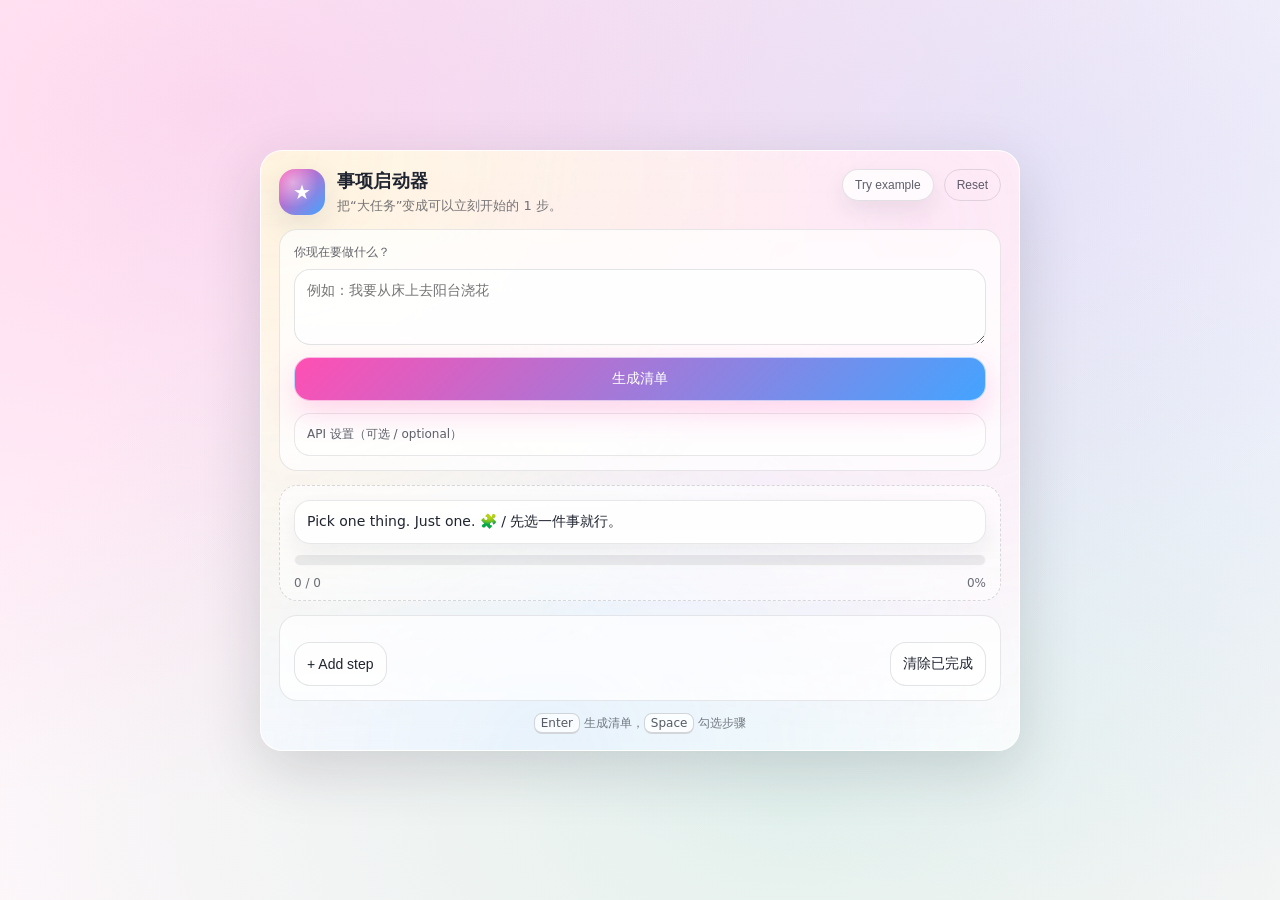
<file: adhd-demo/index.html>
<!doctype html>
<html lang="zh-CN">
  <head>
    <meta charset="UTF-8" />
    <meta name="viewport" content="width=device-width, initial-scale=1.0" />
    <title>ADHD 事项启动器 Demo</title>
    <meta name="theme-color" content="#ff4fb3" />
    <meta name="apple-mobile-web-app-capable" content="yes" />
    <meta name="apple-mobile-web-app-title" content="ADHD启动器" />
    <meta name="apple-mobile-web-app-status-bar-style" content="default" />
    <link rel="stylesheet" href="./styles.css" />
    <link rel="manifest" href="./manifest.webmanifest" />
    <link rel="icon" href="./icon.svg" type="image/svg+xml" />
    <link rel="apple-touch-icon" href="./icon.svg" />
  </head>
  <body>
    <div class="app">
      <main class="card" aria-label="ADHD 友好事项启动器">
        <header class="header">
          <div class="brand">
            <div class="logo" aria-hidden="true">★</div>
            <div class="brand-text">
              <h1 class="title">事项启动器</h1>
              <p class="subtitle">把“大任务”变成可以立刻开始的 1 步。</p>
            </div>
          </div>
          <div class="header-actions">
            <button class="chip" type="button" data-action="example">Try example</button>
            <button class="chip chip-ghost" type="button" data-action="reset">Reset</button>
          </div>
        </header>

        <section class="input" aria-label="任务输入">
          <label class="field">
            <span class="field-label">你现在要做什么？</span>
            <textarea class="field-textarea" rows="3" placeholder="例如：我要从床上去阳台浇花" id="taskInput"></textarea>
          </label>
          <div class="input-actions">
            <button class="btn btn-primary" type="button" data-action="generate">生成清单</button>
          </div>

          <details class="settings" id="settings">
            <summary class="settings-summary">API 设置（可选 / optional）</summary>
            <div class="settings-body" aria-label="API 设置">
              <label class="field">
                <span class="field-label">调用方式</span>
                <select class="field-select" id="apiMode">
                  <option value="proxy">本地代理（推荐）/ Proxy</option>
                  <option value="direct">直连（不安全）/ Direct</option>
                </select>
              </label>

              <label class="field">
                <span class="field-label">Base URL（DeepSeek/OpenAI 兼容）</span>
                <input class="field-input" id="apiBaseUrl" type="text" spellcheck="false" />
              </label>

              <label class="field">
                <span class="field-label">API Key（仅保存在你的浏览器本地）</span>
                <input class="field-input" id="apiKey" type="password" autocomplete="off" spellcheck="false" />
              </label>

              <label class="field">
                <span class="field-label">Model</span>
                <input class="field-input" id="apiModel" type="text" spellcheck="false" />
              </label>

              <label class="field field-toggle">
                <span class="field-label">AI 说明（步骤小字）</span>
                <span class="toggle">
                  <input id="aiNotes" type="checkbox" />
                  <span class="toggle-pill" aria-hidden="true"></span>
                </span>
              </label>

              <div class="settings-actions">
                <button class="btn btn-ghost" type="button" data-action="save-settings">保存</button>
                <span class="settings-hint" id="settingsHint"></span>
              </div>
            </div>
          </details>
        </section>

        <section class="progress" aria-label="进度">
          <div class="progress-top">
            <div class="bubble" id="bubble" aria-live="polite" aria-atomic="true"></div>
            <div class="meter" aria-hidden="true">
              <div class="meter-bar" id="meterBar"></div>
            </div>
          </div>
          <div class="progress-meta">
            <span class="progress-text" id="progressText">0 / 0</span>
            <span class="progress-text" id="progressPct">0%</span>
          </div>
        </section>

        <section class="list" aria-label="原子清单">
          <ol class="steps" id="steps"></ol>
          <div class="list-actions">
            <button class="btn btn-ghost" type="button" data-action="add-step">+ Add step</button>
            <button class="btn btn-ghost" type="button" data-action="clear-done">清除已完成</button>
          </div>
        </section>

        <footer class="footer">
          <span class="footer-desktop"><span class="kbd">Enter</span> 生成清单，<span class="kbd">Space</span> 勾选步骤</span>
          <span class="footer-mobile">点圆圈勾选，点条目展开/收起子清单</span>
        </footer>
      </main>
    </div>

    <div class="toast" role="status" aria-live="polite" aria-atomic="true"></div>
    <div class="confetti" aria-hidden="true" id="confetti"></div>

    <script src="./app.js?v=2" defer></script>
  </body>
</html>
</file>
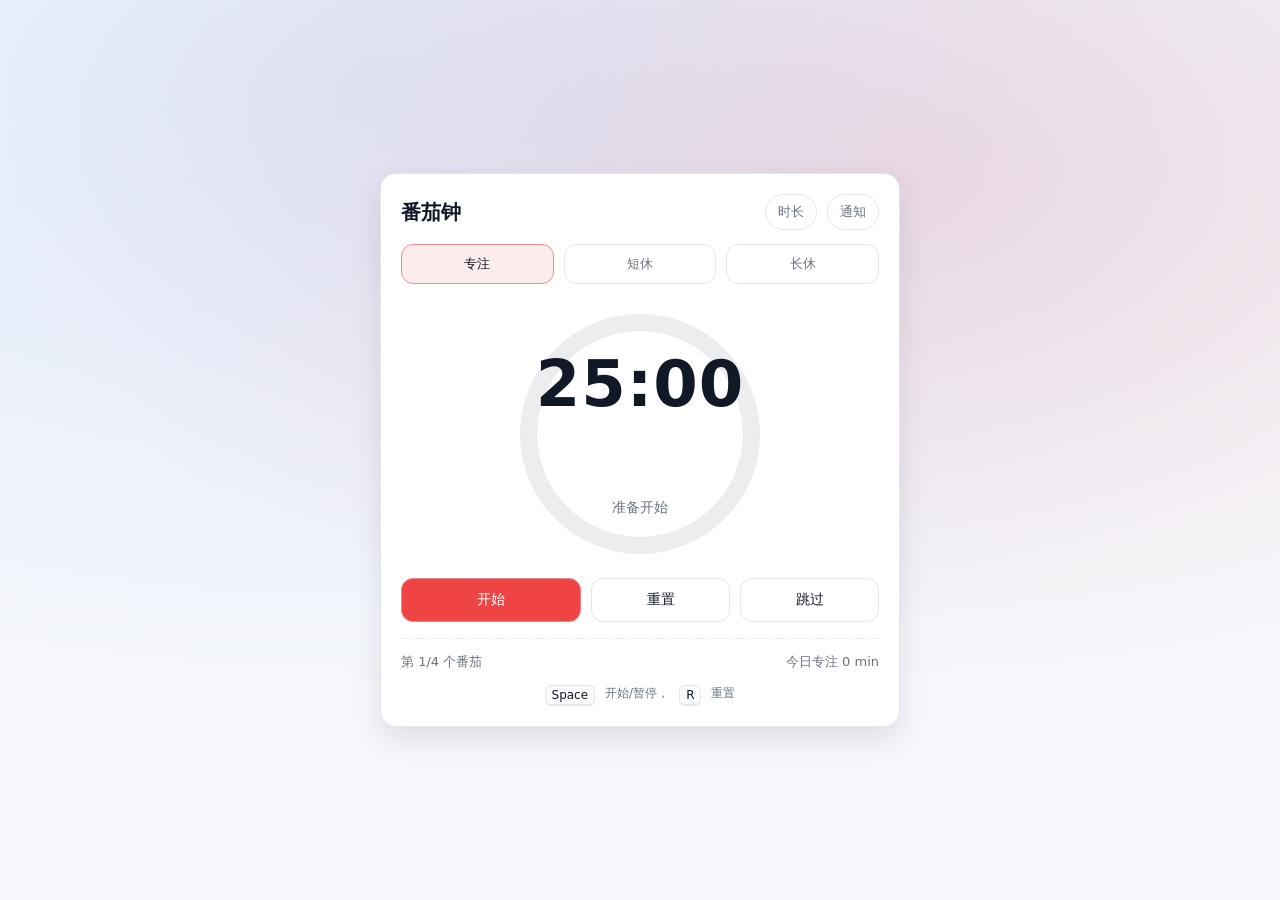
<file: pomodoro-demo/index.html>
<!doctype html>
<html lang="zh-CN">
  <head>
    <meta charset="UTF-8" />
    <meta name="viewport" content="width=device-width, initial-scale=1.0" />
    <title>番茄钟 Demo</title>
    <link rel="stylesheet" href="./styles.css" />
  </head>
  <body>
    <div class="app" data-mode="focus">
      <main class="card" aria-label="番茄钟">
        <header class="header">
          <h1 class="title">番茄钟</h1>
          <div class="header-actions">
            <button class="icon-btn" type="button" data-action="settings" aria-label="调整时长">
              时长
            </button>
            <button class="icon-btn" type="button" data-action="notify" aria-label="启用通知">
              通知
            </button>
          </div>
        </header>

        <nav class="tabs" role="tablist" aria-label="模式">
          <button class="tab is-active" type="button" data-mode="focus" role="tab" aria-selected="true">
            专注
          </button>
          <button class="tab" type="button" data-mode="short" role="tab" aria-selected="false">短休</button>
          <button class="tab" type="button" data-mode="long" role="tab" aria-selected="false">长休</button>
        </nav>

        <section class="timer" aria-label="计时器">
          <div class="ring">
            <div class="ring-content">
              <div class="time" aria-live="polite" aria-atomic="true">25:00</div>
              <div class="hint" aria-live="polite" aria-atomic="true">准备开始</div>
            </div>
          </div>
        </section>

        <section class="actions" aria-label="操作">
          <button class="btn btn-primary" type="button" data-action="toggle">开始</button>
          <button class="btn btn-ghost" type="button" data-action="reset">重置</button>
          <button class="btn btn-ghost" type="button" data-action="skip">跳过</button>
        </section>

        <section class="meta" aria-label="统计">
          <div class="meta-item">
            第 <span id="round">1</span>/4 个番茄
          </div>
          <div class="meta-item">
            今日专注 <span id="today">0</span> min
          </div>
        </section>

        <footer class="footer">
          <span class="kbd">Space</span> 开始/暂停，<span class="kbd">R</span> 重置
        </footer>
      </main>
    </div>

    <dialog class="dialog" data-dialog="settings" aria-label="时长设置">
      <form method="dialog" class="dialog-card">
        <header class="dialog-header">
          <h2 class="dialog-title">时长设置</h2>
        </header>

        <section class="dialog-body">
          <label class="field">
            <span class="field-label">专注（分钟）</span>
            <input class="field-input" type="number" min="1" max="180" step="1" name="focusMinutes" />
          </label>

          <label class="field">
            <span class="field-label">强制休息（分钟）</span>
            <input class="field-input" type="number" min="1" max="60" step="1" name="forcedBreakMinutes" />
          </label>
        </section>

        <footer class="dialog-actions">
          <button class="btn btn-ghost" type="button" data-action="settings-reset">恢复默认</button>
          <div class="dialog-actions-right">
            <button class="btn btn-ghost" type="button" data-action="settings-cancel">取消</button>
            <button class="btn btn-primary" type="button" data-action="settings-save">保存</button>
          </div>
        </footer>
      </form>
    </dialog>

    <div class="toast" role="status" aria-live="polite" aria-atomic="true"></div>

    <script src="./app.js" defer></script>
  </body>
</html>
</file>
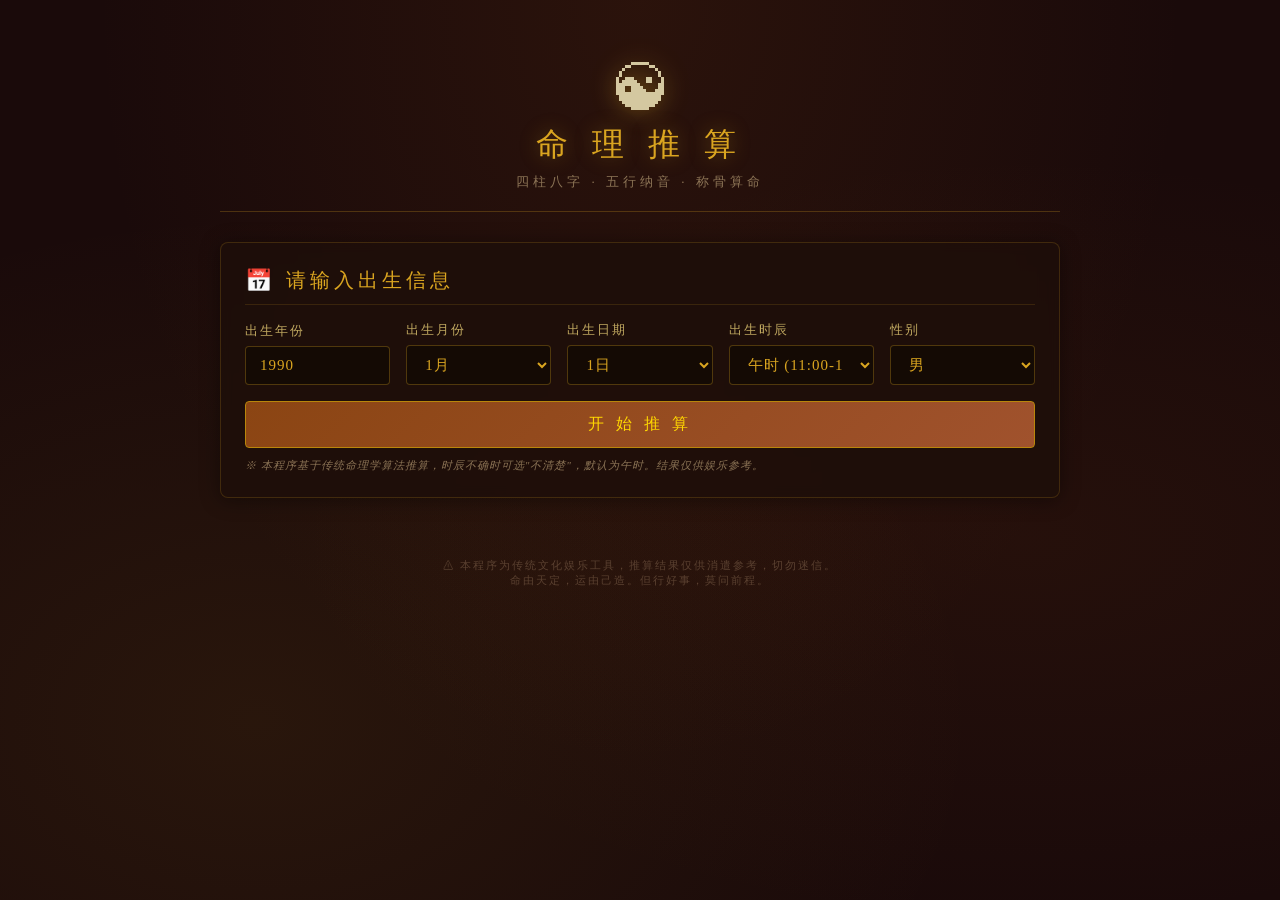
<file: fortune-telling.html>
<!DOCTYPE html>
<html lang="zh-CN">
<head>
<meta charset="UTF-8">
<meta name="viewport" content="width=device-width, initial-scale=1.0">
<title>命理推算 · 传统八字命理学</title>
<style>
  /* ===== Reset & Base ===== */
  *, *::before, *::after { box-sizing: border-box; margin: 0; padding: 0; }
  body {
    font-family: "Noto Serif SC", "Source Han Serif SC", "SimSun", "STSong", serif;
    background: #1a0a0a;
    color: #d4c8a0;
    min-height: 100vh;
    background-image:
      radial-gradient(ellipse at 50% 0%, rgba(139, 69, 19, 0.15) 0%, transparent 60%),
      radial-gradient(ellipse at 20% 80%, rgba(218, 165, 32, 0.08) 0%, transparent 50%),
      radial-gradient(ellipse at 80% 60%, rgba(139, 69, 19, 0.1) 0%, transparent 50%);
  }

  /* ===== Layout ===== */
  .container { max-width: 880px; margin: 0 auto; padding: 20px; }

  /* ===== Header ===== */
  .header {
    text-align: center; padding: 40px 20px 20px;
    border-bottom: 1px solid rgba(218, 165, 32, 0.25);
    margin-bottom: 30px;
  }
  .header .symbol {
    font-size: 48px; display: block; margin-bottom: 8px;
    filter: drop-shadow(0 0 12px rgba(218,165,32,0.4));
  }
  .header h1 {
    font-size: 32px; letter-spacing: 8px; color: #daa520;
    text-shadow: 0 0 20px rgba(218,165,32,0.35);
    font-weight: 400;
  }
  .header .subtitle {
    font-size: 13px; color: #8b7355; letter-spacing: 4px; margin-top: 6px;
  }

  /* ===== Cards ===== */
  .card {
    background: rgba(30, 15, 10, 0.85);
    border: 1px solid rgba(218, 165, 32, 0.18);
    border-radius: 8px; padding: 24px; margin-bottom: 18px;
    backdrop-filter: blur(6px);
    box-shadow: 0 2px 20px rgba(0,0,0,0.4);
  }
  .card-title {
    font-size: 20px; color: #daa520; letter-spacing: 4px;
    margin-bottom: 16px; padding-bottom: 10px;
    border-bottom: 1px solid rgba(218,165,32,0.15);
    display: flex; align-items: center; gap: 10px;
  }
  .card-title .icon { font-size: 22px; }

  /* ===== Form ===== */
  .form-row {
    display: flex; gap: 16px; flex-wrap: wrap; align-items: flex-end;
  }
  .form-group {
    display: flex; flex-direction: column; gap: 6px;
    flex: 1; min-width: 120px;
  }
  .form-group label {
    font-size: 13px; color: #c0a860; letter-spacing: 2px;
  }
  .form-group input, .form-group select {
    background: rgba(20, 10, 5, 0.9);
    border: 1px solid rgba(218,165,32,0.3);
    color: #daa520; padding: 10px 14px; border-radius: 4px;
    font-size: 15px; font-family: inherit; letter-spacing: 1px;
    outline: none; transition: border-color 0.3s;
  }
  .form-group input:focus, .form-group select:focus {
    border-color: #daa520; box-shadow: 0 0 8px rgba(218,165,32,0.15);
  }
  .form-group select option { background: #1a0a0a; color: #daa520; }
  .btn {
    background: linear-gradient(135deg, #8b4513, #a0522d);
    color: #ffd700; border: 1px solid #b8860b;
    padding: 12px 32px; border-radius: 4px; cursor: pointer;
    font-size: 16px; font-family: inherit; letter-spacing: 4px;
    transition: all 0.3s; white-space: nowrap;
  }
  .btn:hover { background: linear-gradient(135deg, #a0522d, #b5651d); box-shadow: 0 0 18px rgba(218,165,32,0.3); }
  .btn:active { transform: scale(0.97); }

  .note {
    font-size: 11px; color: #8b7355; margin-top: 10px; letter-spacing: 1px;
    font-style: italic;
  }

  /* ===== Results ===== */
  #results { display: none; }
  #results.visible { display: block; }

  /* Pillars Table */
  .pillars-table {
    width: 100%; border-collapse: collapse; text-align: center;
    font-size: 15px;
  }
  .pillars-table th {
    background: rgba(139, 69, 19, 0.3); color: #daa520;
    padding: 10px 8px; letter-spacing: 3px; font-weight: 400;
    border: 1px solid rgba(218,165,32,0.15);
  }
  .pillars-table td {
    padding: 12px 8px; border: 1px solid rgba(218,165,32,0.12);
    letter-spacing: 2px;
  }
  .pillars-table .stem-branch {
    font-size: 22px; color: #ffd700; font-weight: bold;
    letter-spacing: 4px;
  }
  .pillars-table .na-yin {
    font-size: 12px; color: #b8964e;
  }
  .pillar-label {
    font-size: 12px; color: #8b7355; display: block;
  }

  /* Element tags */
  .element-tag {
    display: inline-block; padding: 3px 10px; border-radius: 3px;
    font-size: 12px; letter-spacing: 1px; margin: 2px;
  }
  .elem-wood  { background: rgba(72,139,48,0.3); color: #6bbf4a; border: 1px solid #4a8f2c; }
  .elem-fire  { background: rgba(200,50,30,0.3);  color: #f06040; border: 1px solid #a03020; }
  .elem-earth { background: rgba(180,140,50,0.3); color: #d4a030; border: 1px solid #8b6914; }
  .elem-metal { background: rgba(200,180,120,0.25); color: #e8d080; border: 1px solid #a09850; }
  .elem-water { background: rgba(40,80,160,0.3); color: #6098e8; border: 1px solid #3060a0; }

  /* Element balance bars */
  .balance-bar-wrap {
    display: flex; align-items: center; gap: 8px; margin: 5px 0;
  }
  .balance-label {
    width: 28px; font-size: 14px; text-align: center; letter-spacing: 1px;
  }
  .balance-track {
    flex: 1; height: 16px; background: rgba(0,0,0,0.5);
    border-radius: 3px; overflow: hidden;
  }
  .balance-fill {
    height: 100%; border-radius: 3px; transition: width 1s ease;
  }
  .balance-value {
    width: 36px; font-size: 12px; text-align: right; color: #c0a860;
  }

  /* Bone weight */
  .bone-weight-big {
    font-size: 48px; text-align: center; color: #ffd700;
    letter-spacing: 4px; padding: 10px 0;
    text-shadow: 0 0 30px rgba(218,165,32,0.4);
  }
  .bone-detail { font-size: 13px; color: #8b7355; text-align: center; letter-spacing: 2px; }
  .bone-interp {
    margin-top: 14px; padding: 16px; background: rgba(0,0,0,0.3);
    border-radius: 4px; line-height: 2; letter-spacing: 1px; font-size: 14px;
  }

  /* Ten Gods */
  .ten-gods-grid {
    display: grid; grid-template-columns: repeat(auto-fit, minmax(140px,1fr));
    gap: 10px; margin-top: 10px;
  }
  .ten-god-item {
    background: rgba(0,0,0,0.3); border-radius: 4px;
    padding: 12px; text-align: center;
    border: 1px solid rgba(218,165,32,0.1);
  }
  .ten-god-item .pillar-name { font-size: 11px; color: #8b7355; }
  .ten-god-item .god-name { font-size: 16px; color: #daa520; letter-spacing: 2px; }

  /* Zodiac */
  .zodiac-badge {
    display: inline-flex; align-items: center; gap: 6px;
    font-size: 18px; color: #daa520; letter-spacing: 2px;
    padding: 6px 14px; border: 1px solid rgba(218,165,32,0.25);
    border-radius: 20px;
  }

  /* Fortune summary */
  .fortune-summary {
    line-height: 2.2; letter-spacing: 1.2px; font-size: 15px;
    padding: 16px; background: rgba(0,0,0,0.25);
    border-left: 3px solid #b8860b;
    border-radius: 0 6px 6px 0;
  }

  /* Two column */
  .two-col { display: grid; grid-template-columns: 1fr 1fr; gap: 16px; }

  /* Disclaimer */
  .disclaimer {
    text-align: center; font-size: 11px; color: #5a4030;
    margin-top: 40px; padding: 20px; letter-spacing: 2px;
  }

  @media (max-width: 640px) {
    .form-row { flex-direction: column; }
    .two-col { grid-template-columns: 1fr; }
    .header h1 { font-size: 24px; letter-spacing: 4px; }
  }
</style>
</head>
<body>

<div class="container">
  <!-- ===== Header ===== -->
  <div class="header">
    <span class="symbol">☯</span>
    <h1>命 理 推 算</h1>
    <p class="subtitle">四柱八字 · 五行纳音 · 称骨算命</p>
  </div>

  <!-- ===== Input Form ===== -->
  <div class="card" id="input-card">
    <div class="card-title">
      <span class="icon">📅</span> 请输入出生信息
    </div>
    <div class="form-row">
      <div class="form-group">
        <label>出生年份</label>
        <input type="number" id="year" placeholder="如 1990" min="1900" max="2100" value="1990">
      </div>
      <div class="form-group">
        <label>出生月份</label>
        <select id="month">
          <option value="1">1月</option><option value="2">2月</option><option value="3">3月</option>
          <option value="4">4月</option><option value="5">5月</option><option value="6">6月</option>
          <option value="7">7月</option><option value="8">8月</option><option value="9">9月</option>
          <option value="10">10月</option><option value="11">11月</option><option value="12">12月</option>
        </select>
      </div>
      <div class="form-group">
        <label>出生日期</label>
        <select id="day"></select>
      </div>
      <div class="form-group">
        <label>出生时辰</label>
        <select id="hour">
          <option value="-1">不清楚</option>
          <option value="0">子时 (23:00-01:00)</option><option value="1">丑时 (01:00-03:00)</option>
          <option value="2">寅时 (03:00-05:00)</option><option value="3">卯时 (05:00-07:00)</option>
          <option value="4">辰时 (07:00-09:00)</option><option value="5">巳时 (09:00-11:00)</option>
          <option value="6" selected>午时 (11:00-13:00)</option><option value="7">未时 (13:00-15:00)</option>
          <option value="8">申时 (15:00-17:00)</option><option value="9">酉时 (17:00-19:00)</option>
          <option value="10">戌时 (19:00-21:00)</option><option value="11">亥时 (21:00-23:00)</option>
        </select>
      </div>
      <div class="form-group">
        <label>性别</label>
        <select id="gender">
          <option value="male">男</option>
          <option value="female">女</option>
        </select>
      </div>
      <div class="form-group" style="justify-content:flex-end;">
        <button class="btn" onclick="calculateFortune()">开 始 推 算</button>
      </div>
    </div>
    <p class="note">※ 本程序基于传统命理学算法推算，时辰不确时可选"不清楚"，默认为午时。结果仅供娱乐参考。</p>
  </div>

  <!-- ===== Results ===== -->
  <div id="results">

    <!-- Four Pillars -->
    <div class="card">
      <div class="card-title">
        <span class="icon">🔮</span> 四柱八字
      </div>
      <table class="pillars-table">
        <thead>
          <tr>
            <th></th><th>年柱</th><th>月柱</th><th>日柱</th><th>时柱</th>
          </tr>
        </thead>
        <tbody>
          <tr>
            <td style="color:#8b7355;">天干</td>
            <td class="stem-branch" id="cell-year-stem">-</td>
            <td class="stem-branch" id="cell-month-stem">-</td>
            <td class="stem-branch" id="cell-day-stem">-</td>
            <td class="stem-branch" id="cell-hour-stem">-</td>
          </tr>
          <tr>
            <td style="color:#8b7355;">地支</td>
            <td class="stem-branch" id="cell-year-branch">-</td>
            <td class="stem-branch" id="cell-month-branch">-</td>
            <td class="stem-branch" id="cell-day-branch">-</td>
            <td class="stem-branch" id="cell-hour-branch">-</td>
          </tr>
          <tr>
            <td style="color:#8b7355;">纳音</td>
            <td class="na-yin" id="cell-year-nayin">-</td>
            <td class="na-yin" id="cell-month-nayin">-</td>
            <td class="na-yin" id="cell-day-nayin">-</td>
            <td class="na-yin" id="cell-hour-nayin">-</td>
          </tr>
        </tbody>
      </table>
    </div>

    <!-- Two-Column: Five Elements + Ten Gods -->
    <div class="two-col">
      <div class="card">
        <div class="card-title">
          <span class="icon">☯</span> 五行分布
        </div>
        <div id="five-elements-chart"></div>
        <div id="five-elements-verdict" style="margin-top:12px;font-size:13px;color:#b8964e;line-height:2;letter-spacing:1px;"></div>
      </div>

      <div class="card">
        <div class="card-title">
          <span class="icon">👤</span> 十神关系
        </div>
        <p style="font-size:12px;color:#8b7355;margin-bottom:8px;">以日干<span id="day-master-label" style="color:#daa520;">—</span>为"我"</p>
        <div class="ten-gods-grid" id="ten-gods-grid"></div>
      </div>
    </div>

    <!-- Bone Weight -->
    <div class="card">
      <div class="card-title">
        <span class="icon">⚖</span> 称骨算命
      </div>
      <div class="bone-weight-big" id="bone-total">-</div>
      <div class="bone-detail" id="bone-breakdown"></div>
      <div class="bone-interp" id="bone-interp"></div>
    </div>

    <!-- Fortune Summary -->
    <div class="card">
      <div class="card-title">
        <span class="icon">📜</span> 综合运势解读
      </div>
      <div class="fortune-summary" id="fortune-summary"></div>
    </div>
  </div>

  <p class="disclaimer">
    ⚠ 本程序为传统文化娱乐工具，推算结果仅供消遣参考，切勿迷信。<br>
    命由天定，运由己造。但行好事，莫问前程。
  </p>
</div>

<script>
// ===========================
//  DATA DEFINITIONS
// ===========================

const HEAVENLY_STEMS   = ['甲','乙','丙','丁','戊','己','庚','辛','壬','癸'];
const EARTHLY_BRANCHES = ['子','丑','寅','卯','辰','巳','午','未','申','酉','戌','亥'];
const ZODIAC_NAMES     = ['鼠','牛','虎','兔','龙','蛇','马','羊','猴','鸡','狗','猪'];
const ZODIAC_EMOJI     = ['🐭','🐮','🐯','🐰','🐲','🐍','🐴','🐑','🐵','🐔','🐶','🐷'];

// Five-element mapping for stems
const STEM_ELEMENT = [0,0, 1,1, 2,2, 3,3, 4,4]; // 木木火火土土金金水水
// index: 0=木,1=火,2=土,3=金,4=水
const ELEM_NAMES = ['木','火','土','金','水'];
const ELEM_COLORS = ['#6bbf4a','#f06040','#d4a030','#e8d080','#6098e8'];
const ELEM_COLORS_BG = ['rgba(72,139,48,0.5)','rgba(200,50,30,0.5)','rgba(180,140,50,0.5)','rgba(200,180,120,0.4)','rgba(40,80,160,0.5)'];
const ELEM_CSS = ['elem-wood','elem-fire','elem-earth','elem-metal','elem-water'];

// Five-element mapping for branches
const BRANCH_ELEMENT = [4,2, 0,0, 2,1, 1,2, 3,3, 2,4]; // 子水 丑土 寅木 卯木 辰土 巳火 午火 未土 申金 酉金 戌土 亥水

// Yin/Yang: 甲丙戊庚壬 = yang (1), 乙丁己辛癸 = yin (0)
const STEM_YINYANG = [1,0, 1,0, 1,0, 1,0, 1,0];

// ===== Na Yin (30 types for 60 pairs) =====
// Organized by jiazi-order pair index (0-29, each covers 2 jiazi)
const NA_YIN_NAMES = [
  '海中金','炉中火','大林木','路旁土','剑锋金',
  '山头火','涧下水','城头土','白蜡金','杨柳木',
  '井泉水','屋上土','霹雳火','松柏木','长流水',
  '沙中金','山下火','平地木','壁上土','金箔金',
  '覆灯火','天河水','大驿土','钗钏金','桑柘木',
  '大溪水','沙中土','天上火','石榴木','大海水'
];

// Na yin element for each of the 30 na-yin groups
const NA_YIN_ELEMENT = [
  3,1,0,2,3, // 金火木土金
  1,4,2,3,0, // 火水土金木
  4,2,1,0,4, // 水土火木水
  3,1,0,2,3, // 金火木土金
  1,4,2,3,0, // 火水土金木
  4,2,1,0,4  // 水土火木水
];

// ===== Bone Weighing Weight Tables (in 两) =====
// Year weights: indexed by (stem*10 + branch) for 60 Jiazi years
const BONE_YEAR_WEIGHT = {};
(function() {
  const w = [
    1.2,0.9,0.6,0.7,1.2,0.5,0.9,0.8,0.7,0.8,1.5,0.9,
    1.6,0.8,0.8,1.9,1.2,0.6,0.8,0.7,0.5,1.5,0.6,1.6,
    1.5,0.7,0.9,1.2,1.0,0.7,1.5,0.6,0.5,1.4,1.4,0.9,
    0.7,0.7,0.9,1.2,0.8,0.7,1.3,0.5,1.4,0.5,0.9,1.7,
    0.5,0.7,1.2,0.8,0.8,0.6,1.9,0.6,0.8,1.6,1.0,0.6
  ];
  for(let i=0;i<60;i++){
    const s = i % 10, b = i % 12;
    BONE_YEAR_WEIGHT[s*12+b] = w[i];
  }
})();

// Month weight (lunar month 1-12)
const BONE_MONTH_WEIGHT = [0, 0.6,0.7,1.8,0.9,0.5,1.6,0.9,1.5,1.8,0.8,0.9,0.5];

// Day weight (lunar day 1-30)
const BONE_DAY_WEIGHT = [
  0, 0.5,1.0,0.8,1.5,1.6,1.5,0.8,1.6,0.8,1.6,
  0.9,1.7,0.8,1.7,1.0,0.8,0.9,1.8,0.5,1.5,
  1.0,0.9,0.8,0.9,1.5,1.8,0.7,0.8,1.6,0.6
];

// Hour weight (时辰 0-11: 子丑寅卯辰巳午未申酉戌亥)
const BONE_HOUR_WEIGHT = [1.6,0.6,0.7,1.0,0.9,1.6,1.0,0.8,0.8,0.9,0.6,0.6];

// Bone weight interpretation
function getBoneInterpretation(total) {
  const w = total;
  if (w < 2.2)  return '命格极轻。一生多劳少获，早年辛苦奔波，财来财去难聚守。宜安分守己，修心养性，多行善事积累福报，中年后会逐渐转好。凡事不可强求，随遇而安方为上策。';
  if (w < 2.8)  return '命格较轻。早年运程多有波折，需经历一番磨砺。中年后运势渐开，虽然大富大贵不易，但衣食无忧可期。宜脚踏实地，不可好高骛远。晚年运势平稳，子女缘分不错。';
  if (w < 3.5)  return '命格中等偏轻。一生运势起伏较多，但总体向上。早年较辛苦，中年开始转运，事业发展稳中有升。财运方面，正财稳定偏财需谨慎。感情方面宜晚婚，婚姻较为美满。晚年生活安逸。';
  if (w < 4.2)  return '命格中等。福禄中平之命，一生衣食丰足，无大灾大难。事业运较顺，中年可得贵人扶持，步步高升。财运亨通，善于理财者可有积蓄。婚姻美满，子女聪慧。晚年福气深厚。';
  if (w < 5.0)  return '命格中上。天生福气较厚，少年得志，青年有成。事业上有领导才能，多得部属拥护。财运颇佳，正偏财皆旺，但需注意不可过于贪心。家庭和睦，子女成材。此命格宜从政或经商。';
  if (w < 5.6)  return '命格上等。此乃富贵双全之命，一生顺遂少忧。自幼聪慧过人，学业事业皆出众。中年事业大成，财源广进，名利双收。贵人运极旺，遇事多有相助之人。婚姻幸福，子孙满堂，福寿双全。';
  if (w < 6.5)  return '命格极佳。天赐厚福之命，一生荣华富贵享之不尽。智慧超群，胆识过人，能在各行各业中出类拔萃。权柄在握，声名远播。财运极旺，聚财有方。家庭和美，晚年福泽深厚，荫及子孙。';
  return '命格顶级。此乃大富大贵之极命，万中无一。天生奇才，气运加身，一生辉煌灿烂。无论从事何种事业皆能登峰造极，功成名就，青史留名。财源滚滚，富可敌国。此命非凡人所有，乃天命所归之大人物。';
}

// Bone weight key ranges for more specific messages
function getBoneTagline(total) {
  const w = total;
  if (w < 2.2) return '命轻如纸，宜安分守己';
  if (w < 2.8) return '先苦后甜，晚景安好';
  if (w < 3.5) return '中平之命，稳中有升';
  if (w < 4.2) return '福禄中平，衣食丰足';
  if (w < 5.0) return '福气深厚，富贵可期';
  if (w < 5.6) return '富贵双全，一生顺遂';
  if (w < 6.5) return '天赐厚福，荣华富贵';
  return '天命所归，万中无一';
}

// ===== Solar Term Month Boundaries (approximate) =====
// Each entry: [month, day] for the solar term that starts a lunar month
// 立春(2/4) 惊蛰(3/6) 清明(4/5) 立夏(5/6) 芒种(6/6) 小暑(7/7)
// 立秋(8/7) 白露(9/8) 寒露(10/8) 立冬(11/7) 大雪(12/7) 小寒(1/6)
const SOLAR_TERM_START = [
  [1,6],   // 小寒 → 丑月 (lunar month 12), branch index 1
  [2,4],   // 立春 → 寅月 (lunar month 1),  branch index 2
  [3,6],   // 惊蛰 → 卯月 (lunar month 2),  branch index 3
  [4,5],   // 清明 → 辰月 (lunar month 3),  branch index 4
  [5,6],   // 立夏 → 巳月 (lunar month 4),  branch index 5
  [6,6],   // 芒种 → 午月 (lunar month 5),  branch index 6
  [7,7],   // 小暑 → 未月 (lunar month 6),  branch index 7
  [8,7],   // 立秋 → 申月 (lunar month 7),  branch index 8
  [9,8],   // 白露 → 酉月 (lunar month 8),  branch index 9
  [10,8],  // 寒露 → 戌月 (lunar month 9),  branch index 10
  [11,7],  // 立冬 → 亥月 (lunar month 10), branch index 11
  [12,7],  // 大雪 → 子月 (lunar month 11), branch index 0
  [1,6],   // (next) 小寒 → 丑月
];

// ===========================
//  HELPER FUNCTIONS
// ===========================

/** Get solar-term-based lunar month branch index (0-11) for a given date */
function getMonthBranchIndex(year, month, day) {
  // month is 1-12
  // Find which solar term period this date falls in
  // We check from the last entry (Dec) backwards to find the right period
  for (let i = SOLAR_TERM_START.length - 2; i >= 0; i--) {
    const [sm, sd] = SOLAR_TERM_START[i];
    const [nm, nd] = SOLAR_TERM_START[i+1];
    // Check if date is >= sm/sd and < nm/nd
    if (month === sm && day >= sd) {
      // After this solar term, so it's in the NEXT lunar month
      // Actually: 立春(2/4) starts 寅月 (lunar month 1, branch 2)
      // So the branch index = (i + 1) % 12? Let me reconsider.
      // i=1 is 立春(2/4): starts lunar month 1 → branch 寅=2
      // i=2 is 惊蛰(3/6): starts lunar month 2 → branch 卯=3
      // So branch_index = i + 1
      return (i + 1) % 12;
    }
    if (month === sm && day < sd) {
      return i % 12;
    }
  }
  // Handle January before 小寒
  if (month === 1 && day < 6) return 0; // 子月 (lunar month 11, branch 0)
  return 0;
}

/** Get lunar month number (1-12) from branch index */
function lunarMonthFromBranch(branchIdx) {
  // branch 2(寅)=month1, 3(卯)=month2, ..., 0(子)=month11, 1(丑)=month12
  return ((branchIdx + 10) % 12) + 1;
}

/** Get year stem index (0-9) */
function yearStemIndex(year) {
  return (year - 4) % 10;
}

/** Get year branch index (0-11) */
function yearBranchIndex(year) {
  return (year - 4) % 12;
}

/** Calculate month stem index based on year stem and month branch index */
function monthStemIndex(yearStemIdx, monthBranchIdx) {
  // month 1 (寅, branch 2) stem depends on year stem:
  // 甲己年 → 丙, 乙庚 → 戊, 丙辛 → 庚, 丁壬 → 壬, 戊癸 → 甲
  const baseStems = [2,4,6,8,0]; // for yearStemIdx 0-4
  const baseStem = baseStems[yearStemIdx % 5];
  const lunarMonth = lunarMonthFromBranch(monthBranchIdx);
  return (baseStem + lunarMonth - 1) % 10;
}

/** Calculate days since 1900-01-01 */
function daysSince1900(year, month, day) {
  const d = new Date(year, month - 1, day);
  const ref = new Date(1900, 0, 1);
  return Math.round((d - ref) / 86400000);
}

/** Get day stem and branch indices */
function dayStemBranch(year, month, day) {
  const days = daysSince1900(year, month, day);
  // 1900-01-01 is 甲戌 (stem 0, branch 10)
  const stem = ((days % 10) + 10) % 10;
  const branch = ((days % 12) + 10) % 12; // +10 because 1900-01-01 was 戌(branch 10)
  return [stem, branch];
}

/** Get hour branch index from hour selection (0-11, -1 for unknown → default noon) */
function getHourBranch(hourSelect) {
  if (hourSelect < 0) return 6; // default noon = 午时, branch index 6
  return hourSelect;
}

/** Get hour stem index based on day stem and hour branch */
function hourStemIndex(dayStemIdx, hourBranchIdx) {
  // 甲己日 → 子时甲, 乙庚 → 丙, 丙辛 → 戊, 丁壬 → 庚, 戊癸 → 壬
  const baseStems = [0,2,4,6,8]; // for dayStemIdx 0-4
  const baseStem = baseStems[dayStemIdx % 5];
  return (baseStem + hourBranchIdx) % 10;
}

/** Get jiazi index (0-59) from stem and branch */
function jiaziIndex(stem, branch) {
  // stem 0-9, branch 0-11
  // Offset: 甲子(0,0) = jiazi 0
  const diff = (stem - branch + 12) % 12;
  if (diff !== 0) {
    // Not aligned: find first occurrence
    // Actually the 60-cycle: stem and branch advance together, (stem%10, branch%12)
    // The jiazi index is the smallest n such that n%10=stem and n%12=branch
    for (let n = 0; n < 60; n++) {
      if (n % 10 === stem && n % 12 === branch) return n;
    }
  }
  return stem; // when stem==branch, it's positions 0,12,24,36,48 — but 0%12=0 ✓
}

/** Get Na Yin name for a stem-branch pair */
function getNaYin(stem, branch) {
  const idx = jiaziIndex(stem, branch);
  const pairIdx = Math.floor(idx / 2);
  return NA_YIN_NAMES[pairIdx];
}

/** Get Na Yin element index for a stem-branch pair */
function getNaYinElement(stem, branch) {
  const idx = jiaziIndex(stem, branch);
  const pairIdx = Math.floor(idx / 2);
  return NA_YIN_ELEMENT[pairIdx];
}

/** Get Ten God name: relationship of otherStem to dayStem */
function getTenGod(dayStem, otherStem) {
  const dElem = STEM_ELEMENT[dayStem];
  const oElem = STEM_ELEMENT[otherStem];
  const dYY = STEM_YINYANG[dayStem];
  const oYY = STEM_YINYANG[otherStem];
  const sameYY = dYY === oYY;

  if (dElem === oElem) {
    return sameYY ? '比肩' : '劫财';
  }
  // Generation cycle: 木→火→土→金→水→木 (0→1→2→3→4→0)
  const generates = (dElem + 1) % 5 === oElem;
  const generatedBy = (oElem + 1) % 5 === dElem;

  if (generates) {
    // Day stem generates other stem
    return sameYY ? '食神' : '伤官';
  }
  if (generatedBy) {
    // Other stem generates day stem
    return sameYY ? '偏印' : '正印';
  }
  // Control cycle: 木→土→水→火→金→木
  // dElem controls oElem
  const controls = (dElem === 0 && oElem === 2) || (dElem === 2 && oElem === 4) ||
                   (dElem === 4 && oElem === 1) || (dElem === 1 && oElem === 3) ||
                   (dElem === 3 && oElem === 0);
  if (controls) {
    // Day stem controls other stem
    return sameYY ? '偏财' : '正财';
  }
  // Other stem controls day stem
  return sameYY ? '七杀' : '正官';
}

/** Chinese number formatting for bone weight */
function formatBoneWeight(total) {
  const liang = Math.floor(total);
  const qian = Math.round((total - liang) * 10);
  const nums = ['零','一','二','三','四','五','六','七','八','九','十'];
  if (liang === 0) return `${nums[qian]}钱`;
  if (qian === 0) return `${nums[liang]}两`;
  return `${nums[liang]}两${nums[qian]}钱`;
}

// ===========================
//  MAIN CALCULATION
// ===========================

function calculateFortune() {
  // Read inputs
  const year = parseInt(document.getElementById('year').value);
  const month = parseInt(document.getElementById('month').value);
  const day = parseInt(document.getElementById('day').value);
  const hourSelect = parseInt(document.getElementById('hour').value);
  const gender = document.getElementById('gender').value;

  // Validate
  if (!year || year < 1900 || year > 2100) { alert('请输入有效的出生年份（1900-2100）'); return; }
  if (!day) { alert('请输入出生日期'); return; }

  // Calculate Four Pillars
  const yStem = yearStemIndex(year);
  const yBranch = yearBranchIndex(year);
  const mBranch = getMonthBranchIndex(year, month, day);
  const mStem = monthStemIndex(yStem, mBranch);
  const [dStem, dBranch] = dayStemBranch(year, month, day);
  const hBranch = getHourBranch(hourSelect);
  const hStem = hourStemIndex(dStem, hBranch);

  const pillars = {
    year:  { stem: yStem, branch: yBranch },
    month: { stem: mStem, branch: mBranch },
    day:   { stem: dStem, branch: dBranch },
    hour:  { stem: hStem, branch: hBranch },
  };

  // Render Four Pillars table
  renderPillarCell('cell-year-stem',   HEAVENLY_STEMS[yStem],  STEM_ELEMENT[yStem]);
  renderPillarCell('cell-year-branch', EARTHLY_BRANCHES[yBranch], BRANCH_ELEMENT[yBranch]);
  renderPillarCell('cell-month-stem',   HEAVENLY_STEMS[mStem],  STEM_ELEMENT[mStem]);
  renderPillarCell('cell-month-branch', EARTHLY_BRANCHES[mBranch], BRANCH_ELEMENT[mBranch]);
  renderPillarCell('cell-day-stem',   HEAVENLY_STEMS[dStem],  STEM_ELEMENT[dStem]);
  renderPillarCell('cell-day-branch', EARTHLY_BRANCHES[dBranch], BRANCH_ELEMENT[dBranch]);
  renderPillarCell('cell-hour-stem',   HEAVENLY_STEMS[hStem],  STEM_ELEMENT[hStem]);
  renderPillarCell('cell-hour-branch', EARTHLY_BRANCHES[hBranch], BRANCH_ELEMENT[hBranch]);

  document.getElementById('cell-year-nayin').textContent  = getNaYin(yStem, yBranch);
  document.getElementById('cell-month-nayin').textContent = getNaYin(mStem, mBranch);
  document.getElementById('cell-day-nayin').textContent   = getNaYin(dStem, dBranch);
  document.getElementById('cell-hour-nayin').textContent  = getNaYin(hStem, hBranch);

  // Render Five Elements
  renderFiveElements(pillars);

  // Render Ten Gods
  renderTenGods(dStem, pillars);

  // Render Bone Weight
  renderBoneWeight(year, month, day, hBranch);

  // Render Fortune Summary
  renderFortuneSummary(year, pillars, gender, yStem, yBranch, dStem, dBranch);

  // Show results
  document.getElementById('results').classList.add('visible');
  document.getElementById('results').scrollIntoView({ behavior: 'smooth' });
}

function renderPillarCell(id, text, elementIdx) {
  const cell = document.getElementById(id);
  cell.textContent = text;
  cell.className = 'stem-branch ' + ELEM_CSS[elementIdx];
}

// ===========================
//  FIVE ELEMENTS RENDERING
// ===========================

function renderFiveElements(pillars) {
  // Count elements across all 8 characters
  const counts = [0,0,0,0,0]; // 木火土金水
  const keys = ['year','month','day','hour'];
  for (const k of keys) {
    const p = pillars[k];
    counts[STEM_ELEMENT[p.stem]]++;
    counts[BRANCH_ELEMENT[p.branch]]++;
  }

  const total = 8;
  const container = document.getElementById('five-elements-chart');
  let html = '';
  for (let i = 0; i < 5; i++) {
    const pct = Math.round(counts[i] / total * 100);
    html += `
    <div class="balance-bar-wrap">
      <span class="balance-label" style="color:${ELEM_COLORS[i]};">${ELEM_NAMES[i]}</span>
      <div class="balance-track">
        <div class="balance-fill" style="width:${pct}%;background:${ELEM_COLORS_BG[i]};"></div>
      </div>
      <span class="balance-value">${counts[i]}/8</span>
    </div>`;
  }
  container.innerHTML = html;

  // Verdict
  const maxElem = counts.indexOf(Math.max(...counts));
  const minElem = counts.indexOf(Math.min(...counts));
  const maxCount = counts[maxElem];
  const minCount = counts[minElem];

  let verdict = '';
  if (maxCount >= 5) {
    verdict += `五行中<b style="color:${ELEM_COLORS[maxElem]};">${ELEM_NAMES[maxElem]}</b>过旺（${maxCount}/8），`;
    const weak = (maxElem + 2) % 5; // controlled element
    verdict += `需注意<b style="color:${ELEM_COLORS[weak]};">${ELEM_NAMES[weak]}</b>受克。`;
  } else if (maxCount - minCount <= 1) {
    verdict += '五行分布<b>较为均衡</b>，是难得的中和之命。';
  } else {
    verdict += `<b style="color:${ELEM_COLORS[maxElem]};">${ELEM_NAMES[maxElem]}</b>偏旺（${maxCount}/8），`;
    verdict += `<b style="color:${ELEM_COLORS[minElem]};">${ELEM_NAMES[minElem]}</b>偏弱（${minCount}/8）。`;
  }

  // Add balance advice
  if (minCount <= 1 && minCount < maxCount) {
    const reinforce = minElem;
    verdict += `建议在生活中补<b style="color:${ELEM_COLORS[reinforce]};">${ELEM_NAMES[reinforce]}</b>：`;
    const advice = [
      ['多接触绿色植物，穿戴绿色衣物，选择东方位。','多穿红色紫色，多晒太阳，选择南方位。','多接触大地色系，佩戴玉石，选择中央位。','多穿戴白色金色饰品，选择西方位。','多接触蓝色黑色，近水而居，选择北方位。']
    ];
    verdict += advice[0][reinforce];
  }

  document.getElementById('five-elements-verdict').innerHTML = verdict;
}

// ===========================
//  TEN GODS RENDERING
// ===========================

function renderTenGods(dayStem, pillars) {
  document.getElementById('day-master-label').textContent =
    HEAVENLY_STEMS[dayStem] + '（' + ELEM_NAMES[STEM_ELEMENT[dayStem]] + '）';

  const keys = ['year','month','hour'];
  const labels = ['年柱','月柱','时柱'];
  let html = '';

  for (let i = 0; i < 3; i++) {
    const p = pillars[keys[i]];
    const god = getTenGod(dayStem, p.stem);
    const label = labels[i];
    html += `
    <div class="ten-god-item">
      <div class="pillar-name">${label} 天干</div>
      <div class="god-name">${HEAVENLY_STEMS[p.stem]} → ${god}</div>
    </div>`;
  }
  // Also add the day pillar itself (比肩)
  html += `
  <div class="ten-god-item">
    <div class="pillar-name">日柱 天干（我）</div>
    <div class="god-name">${HEAVENLY_STEMS[dayStem]} → 元男/元女</div>
  </div>`;

  document.getElementById('ten-gods-grid').innerHTML = html;
}

// ===========================
//  BONE WEIGHT RENDERING
// ===========================

function renderBoneWeight(year, month, day, hBranch) {
  // Get year weight from 60 Jiazi index
  const yStem = yearStemIndex(year);
  const yBranch = yearBranchIndex(year);
  const y60 = jiaziIndex(yStem, yBranch);
  const yWeight = BONE_YEAR_WEIGHT[yStem * 12 + yBranch] || 1.0;

  // Month weight: use solar month as approximate lunar month
  const mBranch = getMonthBranchIndex(year, month, day);
  const lunarMonth = lunarMonthFromBranch(mBranch);
  const mWeight = BONE_MONTH_WEIGHT[lunarMonth];

  // Day weight: use solar day as approximate lunar day (clamped to 1-30)
  const dClamped = Math.min(day, 30);
  const dWeight = BONE_DAY_WEIGHT[dClamped];

  // Hour weight
  const hWeight = BONE_HOUR_WEIGHT[hBranch];

  const total = yWeight + mWeight + dWeight + hWeight;

  document.getElementById('bone-total').textContent = formatBoneWeight(total) + '（' + total.toFixed(1) + '两）';
  document.getElementById('bone-breakdown').textContent =
    `年${yWeight.toFixed(1)}两 + 月${mWeight.toFixed(1)}两 + 日${dWeight.toFixed(1)}两 + 时${hWeight.toFixed(1)}两`;
  document.getElementById('bone-interp').innerHTML =
    '<b>' + getBoneTagline(total) + '</b><br><br>' + getBoneInterpretation(total);
}

// ===========================
//  FORTUNE SUMMARY
// ===========================

function renderFortuneSummary(year, pillars, gender, yStem, yBranch, dStem, dBranch) {
  const zodiacIdx = yBranch;
  const zodiac = ZODIAC_NAMES[zodiacIdx];
  const zodiacEmoji = ZODIAC_EMOJI[zodiacIdx];
  const dayElem = STEM_ELEMENT[dStem];
  const yearElem = STEM_ELEMENT[yStem];
  const dayMaster = HEAVENLY_STEMS[dStem];
  const dayElemName = ELEM_NAMES[dayElem];

  // Determine day master strength based on season and element distribution
  const mBranch = getMonthBranchIndex(year, parseInt(document.getElementById('month').value), parseInt(document.getElementById('day').value));
  const seasonElem = BRANCH_ELEMENT[mBranch];

  // Check if day master is prosperous in the birth month
  // 木旺春(寅卯月), 火旺夏(巳午月), 金旺秋(申酉月), 水旺冬(亥子月), 土旺四季(辰戌丑未月)
  const seasonStrengths = {
    0: [2,3],   // 木旺寅卯月 (branch indices 2,3)
    1: [5,6],   // 火旺巳午月 (branch indices 5,6)
    2: [1,4,7,10], // 土旺辰戌丑未月 (branch indices 1,4,7,10)
    3: [8,9],   // 金旺申酉月 (branch indices 8,9)
    4: [0,11],  // 水旺亥子月 (branch indices 0,11)
  };
  const isSeasonStrong = seasonStrengths[dayElem] && seasonStrengths[dayElem].includes(mBranch);

  // Count elements in pillars
  const counts = [0,0,0,0,0];
  for (const k of ['year','month','day','hour']) {
    counts[STEM_ELEMENT[pillars[k].stem]]++;
    counts[BRANCH_ELEMENT[pillars[k].branch]]++;
  }
  const dayElemCount = counts[dayElem];

  // Build fortune summary
  let summary = '';

  // Basic info
  summary += `<p><b style="color:#daa520;">生肖：</b>${zodiacEmoji} ${zodiac} | `;
  summary += `<b style="color:#daa520;">日主：</b>${dayMaster}（${dayElemName}命）| `;
  summary += `<b style="color:#daa520;">性别：</b>${gender === 'male' ? '男' : '女'}</p>`;
  summary += '<br>';

  // Day master analysis
  const strength = (dayElemCount >= 3 && isSeasonStrong) ? '身强' :
                   (dayElemCount >= 3 || isSeasonStrong) ? '身中等偏强' :
                   (dayElemCount <= 1 && !isSeasonStrong) ? '身弱' : '身中等';
  summary += `<p><b>🔍 日主强弱：</b>${strength}。`;

  if (strength === '身强') {
    summary += `日主${dayMaster}${dayElemName}得月令之气，且八字中${dayElemName}势众，命主精力充沛、个性刚强、自主性强。喜克泄耗（`;
    summary += ['木','火','土','金','水'][(dayElem+2)%5] + '、';
    summary += ['木','火','土','金','水'][(dayElem+3)%5] + '），';
    summary += '忌生扶。日常宜保持谦逊，多听取他人意见。';
  } else if (strength === '身弱') {
    summary += `日主${dayMaster}${dayElemName}不得时令，力量偏弱。命主性情温和，善于变通，但有时缺乏决断力。喜生扶（`;
    summary += dayElemName + '、' + ['木','火','土','金','水'][(dayElem+4)%5] + '），';
    summary += '忌克泄。宜结交贵人，增强自身能量场。';
  } else {
    summary += '日主力量适中，为人处事较为平衡，能屈能伸，适应性较强。';
  }
  summary += '</p><br>';

  // Career / Wealth / Relationship
  const elemMessages = {
    0: {
      career: '适合文化教育、医疗健康、环保园林等行业发展，木主仁德，做事有恒心毅力。',
      wealth: '正财运稳健，不宜投机。宜长期投资，积少成多。中年后财运渐旺。',
      love:  '感情上较为内敛，不善表达。男性需主动大方，女性宜找稳重踏实的伴侣。婚姻晚成更美满。',
      trait: '为人正直仁慈，有进取心，但有时过于固执。面相清秀，身材修长。'
    },
    1: {
      career: '适合互联网、能源、餐饮娱乐、文化艺术等行业。火主礼，热情大方，富有感染力。',
      wealth: '财运起伏较大，来得快去得快。宜注意理财规划，不可铺张浪费。偏财运时有惊喜。',
      love:  '感情热烈主动，桃花运较旺。需注意专一，避免三心二意。已婚者注意与异性保持距离。',
      trait: '热情开朗，待人真诚，行动力强。但性子急躁，容易冲动。面色红润，精力旺盛。'
    },
    2: {
      career: '适合房地产、建筑、金融、农业等行业。土主信，诚实可靠，稳扎稳打。',
      wealth: '财运稳定增长，善于积蓄。适合长期理财和不动产投资。中年后财富积累渐丰。',
      love:  '感情忠诚专一，是可靠的伴侣人选。但有时缺乏浪漫。相亲或经人介绍成功率较高。',
      trait: '敦厚诚实，重信守诺，包容心强。但有时思维不够灵活。体型偏圆润厚实。'
    },
    3: {
      career: '适合金融法律、军警、机械制造、珠宝等行业。金主义，刚毅果断，有领导才能。',
      wealth: '财运较旺，善于把握商机。但需防大手大脚，做好资金规划。正财偏财皆有斩获。',
      love:  '感情上较为刚强，占有欲强。需学会温柔体贴。男性有男子气概，女性为女强人型。',
      trait: '果断刚强，讲义气，做事雷厉风行。有时倔强不肯低头。面方肤白，骨骼分明。'
    },
    4: {
      career: '适合贸易物流、旅游、传媒、艺术创作等行业。水主智，聪明灵活，善于沟通。',
      wealth: '财运上下波动，需灵活应变。有创意赚钱能力，但储蓄意识较弱。宜多元化收入来源。',
      love:  '感情丰富细腻，但也多愁善感。需找能包容理解的伴侣。桃花运好但需防烂桃花。',
      trait: '聪慧机敏，善于思考，适应力极强。但有时多虑犹豫。身材偏瘦，气质清冷。'
    }
  };

  const em = elemMessages[dayElem];
  summary += `<p><b>💼 事业：</b>${em.career}</p>`;
  summary += `<p><b>💰 财运：</b>${em.wealth}</p>`;
  summary += `<p><b>❤️ 感情：</b>${em.love}</p>`;
  summary += `<p><b>🧠 性格：</b>${em.trait}</p>`;

  document.getElementById('fortune-summary').innerHTML = summary;
}

// ===========================
//  INIT
// ===========================

function populateDays() {
  const month = parseInt(document.getElementById('month').value);
  const year = parseInt(document.getElementById('year').value) || 2024;
  const daysInMonth = new Date(year, month, 0).getDate();
  const daySelect = document.getElementById('day');
  const currentDay = daySelect.value || 1;
  daySelect.innerHTML = '';
  for (let d = 1; d <= daysInMonth; d++) {
    const opt = document.createElement('option');
    opt.value = d;
    opt.textContent = d + '日';
    if (d === parseInt(currentDay) && d <= daysInMonth) opt.selected = true;
    daySelect.appendChild(opt);
  }
}

document.getElementById('month').addEventListener('change', populateDays);
document.getElementById('year').addEventListener('change', populateDays);
populateDays();

// Set default day to middle of month
const daySelect = document.getElementById('day');
setTimeout(() => {
  if (!daySelect.value || daySelect.value === '') {
    const mid = Math.floor(daySelect.options.length / 2);
    if (daySelect.options[mid]) daySelect.options[mid].selected = true;
  }
}, 10);
</script>

</body>
</html>
</file>
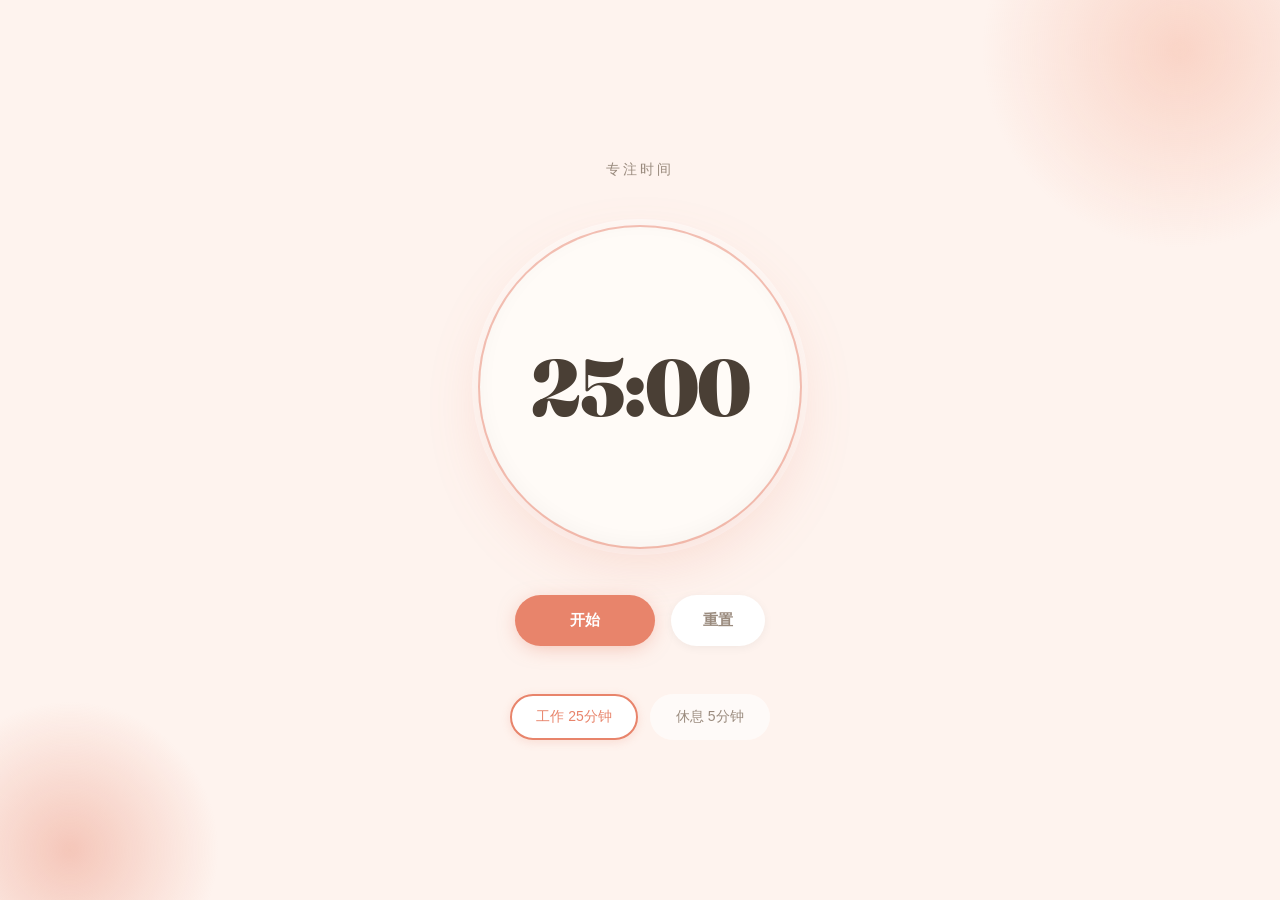
<file: pomodoro.html>
<!DOCTYPE html>
<html lang="zh-CN">
<head>
    <meta charset="UTF-8">
    <meta name="viewport" content="width=device-width, initial-scale=1.0">
    <title>番茄钟</title>
    <link href="https://fonts.googleapis.com/css2?family=Fraunces:opsz,wght@9..144,700;9..144,900&display=swap" rel="stylesheet">
    <style>
        :root {
            --work-primary: #E8846B;
            --work-secondary: #F5A78D;
            --work-bg: #FEF3EE;
            --break-primary: #7AB8A8;
            --break-secondary: #A5D4C8;
            --break-bg: #EEF7F5;
            --cream: #FFFBF7;
            --text-dark: #4A3F35;
            --text-muted: #9A8B7E;
        }

        * {
            margin: 0;
            padding: 0;
            box-sizing: border-box;
        }

        body {
            font-family: -apple-system, BlinkMacSystemFont, 'Segoe UI', sans-serif;
            background: var(--work-bg);
            min-height: 100vh;
            display: flex;
            align-items: center;
            justify-content: center;
            transition: background 0.6s ease;
            overflow: hidden;
        }

        body.break-mode {
            background: var(--break-bg);
        }

        .container {
            text-align: center;
            position: relative;
            z-index: 1;
        }

        .mode-label {
            font-size: 0.875rem;
            letter-spacing: 0.2em;
            text-transform: uppercase;
            color: var(--text-muted);
            margin-bottom: 3rem;
            opacity: 0;
            animation: fadeSlideDown 0.8s ease forwards;
        }

        .timer-wrapper {
            position: relative;
            width: 320px;
            height: 320px;
            margin: 0 auto 3rem;
        }

        .timer-circle {
            width: 100%;
            height: 100%;
            border-radius: 50%;
            background: var(--cream);
            box-shadow: 
                0 20px 60px -10px rgba(232, 132, 107, 0.25),
                0 0 0 8px rgba(255, 255, 255, 0.5),
                inset 0 -4px 20px rgba(0, 0, 0, 0.03);
            display: flex;
            align-items: center;
            justify-content: center;
            position: relative;
            transition: all 0.6s ease;
        }

        .break-mode .timer-circle {
            box-shadow: 
                0 20px 60px -10px rgba(122, 184, 168, 0.3),
                0 0 0 8px rgba(255, 255, 255, 0.5),
                inset 0 -4px 20px rgba(0, 0, 0, 0.03);
        }

        .progress-ring {
            position: absolute;
            top: -10px;
            left: -10px;
            width: calc(100% + 20px);
            height: calc(100% + 20px);
            transform: rotate(-90deg);
        }

        .progress-ring circle {
            fill: none;
            stroke-width: 4;
            stroke-linecap: round;
        }

        .progress-ring .bg {
            stroke: rgba(232, 132, 107, 0.15);
            transition: stroke 0.6s ease;
        }

        .break-mode .progress-ring .bg {
            stroke: rgba(122, 184, 168, 0.15);
        }

        .progress-ring .progress {
            stroke: var(--work-primary);
            stroke-dasharray: 1005.3;
            stroke-dashoffset: 0;
            transition: stroke-dashoffset 0.3s ease, stroke 0.6s ease;
        }

        .break-mode .progress-ring .progress {
            stroke: var(--break-primary);
        }

        .timer-display {
            font-family: 'Fraunces', serif;
            font-size: 5rem;
            font-weight: 900;
            color: var(--text-dark);
            letter-spacing: -0.02em;
            position: relative;
            z-index: 1;
        }

        .timer-display.running {
            animation: pulse 2s ease-in-out infinite;
        }

        @keyframes pulse {
            0%, 100% { transform: scale(1); }
            50% { transform: scale(1.02); }
        }

        .controls {
            display: flex;
            gap: 1rem;
            justify-content: center;
            opacity: 0;
            animation: fadeSlideUp 0.8s ease 0.2s forwards;
        }

        .btn {
            padding: 1rem 2rem;
            border: none;
            border-radius: 100px;
            font-size: 0.9375rem;
            font-weight: 600;
            cursor: pointer;
            transition: all 0.3s cubic-bezier(0.4, 0, 0.2, 1);
            position: relative;
            overflow: hidden;
        }

        .btn-primary {
            background: var(--work-primary);
            color: white;
            box-shadow: 0 4px 20px -4px rgba(232, 132, 107, 0.5);
            min-width: 140px;
        }

        .btn-primary:hover {
            transform: translateY(-2px);
            box-shadow: 0 8px 30px -4px rgba(232, 132, 107, 0.6);
        }

        .btn-primary:active {
            transform: translateY(0);
        }

        .break-mode .btn-primary {
            background: var(--break-primary);
            box-shadow: 0 4px 20px -4px rgba(122, 184, 168, 0.5);
        }

        .break-mode .btn-primary:hover {
            box-shadow: 0 8px 30px -4px rgba(122, 184, 168, 0.6);
        }

        .btn-secondary {
            background: white;
            color: var(--text-muted);
            box-shadow: 0 2px 10px rgba(0, 0, 0, 0.05);
        }

        .btn-secondary:hover {
            color: var(--text-dark);
            box-shadow: 0 4px 15px rgba(0, 0, 0, 0.08);
        }

        .mode-switch {
            margin-top: 3rem;
            display: flex;
            gap: 0.75rem;
            justify-content: center;
            opacity: 0;
            animation: fadeSlideUp 0.8s ease 0.4s forwards;
        }

        .mode-btn {
            padding: 0.75rem 1.5rem;
            border: 2px solid transparent;
            border-radius: 100px;
            font-size: 0.875rem;
            font-weight: 500;
            cursor: pointer;
            background: rgba(255, 255, 255, 0.6);
            color: var(--text-muted);
            transition: all 0.3s ease;
        }

        .mode-btn:hover {
            background: rgba(255, 255, 255, 0.9);
        }

        .mode-btn.active {
            background: white;
            color: var(--work-primary);
            border-color: var(--work-primary);
            box-shadow: 0 2px 10px rgba(232, 132, 107, 0.2);
        }

        .break-mode .mode-btn.active {
            color: var(--break-primary);
            border-color: var(--break-primary);
            box-shadow: 0 2px 10px rgba(122, 184, 168, 0.2);
        }

        .decorative-circle {
            position: fixed;
            border-radius: 50%;
            pointer-events: none;
            opacity: 0.4;
        }

        .decorative-circle.one {
            width: 400px;
            height: 400px;
            background: radial-gradient(circle, var(--work-secondary) 0%, transparent 70%);
            top: -150px;
            right: -100px;
            animation: float 8s ease-in-out infinite;
        }

        .decorative-circle.two {
            width: 300px;
            height: 300px;
            background: radial-gradient(circle, var(--work-primary) 0%, transparent 70%);
            bottom: -100px;
            left: -80px;
            animation: float 10s ease-in-out infinite reverse;
        }

        .break-mode .decorative-circle.one {
            background: radial-gradient(circle, var(--break-secondary) 0%, transparent 70%);
        }

        .break-mode .decorative-circle.two {
            background: radial-gradient(circle, var(--break-primary) 0%, transparent 70%);
        }

        @keyframes float {
            0%, 100% { transform: translate(0, 0) scale(1); }
            50% { transform: translate(20px, 20px) scale(1.1); }
        }

        @keyframes fadeSlideDown {
            from {
                opacity: 0;
                transform: translateY(-20px);
            }
            to {
                opacity: 1;
                transform: translateY(0);
            }
        }

        @keyframes fadeSlideUp {
            from {
                opacity: 0;
                transform: translateY(20px);
            }
            to {
                opacity: 1;
                transform: translateY(0);
            }
        }

        .completion-overlay {
            position: fixed;
            top: 0;
            left: 0;
            width: 100%;
            height: 100%;
            background: rgba(255, 255, 255, 0.95);
            display: flex;
            align-items: center;
            justify-content: center;
            opacity: 0;
            visibility: hidden;
            transition: all 0.4s ease;
            z-index: 100;
        }

        .completion-overlay.show {
            opacity: 1;
            visibility: visible;
        }

        .completion-content {
            text-align: center;
            transform: scale(0.9);
            transition: transform 0.4s ease;
        }

        .completion-overlay.show .completion-content {
            transform: scale(1);
        }

        .completion-icon {
            font-size: 4rem;
            margin-bottom: 1rem;
        }

        .completion-text {
            font-family: 'Fraunces', serif;
            font-size: 2rem;
            font-weight: 700;
            color: var(--text-dark);
            margin-bottom: 2rem;
        }

        .completion-btn {
            padding: 1rem 3rem;
            background: var(--work-primary);
            color: white;
            border: none;
            border-radius: 100px;
            font-size: 1rem;
            font-weight: 600;
            cursor: pointer;
            transition: all 0.3s ease;
        }

        .completion-btn:hover {
            transform: scale(1.05);
        }
    </style>
</head>
<body>
    <div class="decorative-circle one"></div>
    <div class="decorative-circle two"></div>
    
    <div class="container">
        <div class="mode-label" id="modeLabel">专注时间</div>
        
        <div class="timer-wrapper">
            <svg class="progress-ring" viewBox="0 0 340 340">
                <circle class="bg" cx="170" cy="170" r="160"></circle>
                <circle class="progress" id="progressCircle" cx="170" cy="170" r="160"></circle>
            </svg>
            <div class="timer-circle">
                <div class="timer-display" id="timerDisplay">25:00</div>
            </div>
        </div>
        
        <div class="controls">
            <button class="btn btn-primary" id="startBtn">开始</button>
            <button class="btn btn-secondary" id="resetBtn">重置</button>
        </div>
        
        <div class="mode-switch">
            <button class="mode-btn active" id="workModeBtn">工作 25分钟</button>
            <button class="mode-btn" id="breakModeBtn">休息 5分钟</button>
        </div>
    </div>
    
    <div class="completion-overlay" id="completionOverlay">
        <div class="completion-content">
            <div class="completion-icon" id="completionIcon">🍅</div>
            <div class="completion-text" id="completionText">时间到！</div>
            <button class="completion-btn" id="completionBtn">继续</button>
        </div>
    </div>

    <script>
        const WORK_TIME = 25 * 60;
        const BREAK_TIME = 5 * 60;
        const CIRCLE_LENGTH = 2 * Math.PI * 160;
        
        let timeLeft = WORK_TIME;
        let totalTime = WORK_TIME;
        let timerInterval = null;
        let isRunning = false;
        let isBreakMode = false;
        
        const timerDisplay = document.getElementById('timerDisplay');
        const startBtn = document.getElementById('startBtn');
        const resetBtn = document.getElementById('resetBtn');
        const progressCircle = document.getElementById('progressCircle');
        const workModeBtn = document.getElementById('workModeBtn');
        const breakModeBtn = document.getElementById('breakModeBtn');
        const modeLabel = document.getElementById('modeLabel');
        const completionOverlay = document.getElementById('completionOverlay');
        const completionBtn = document.getElementById('completionBtn');
        const completionText = document.getElementById('completionText');
        const completionIcon = document.getElementById('completionIcon');
        
        progressCircle.style.strokeDasharray = CIRCLE_LENGTH;
        progressCircle.style.strokeDashoffset = 0;
        
        function formatTime(seconds) {
            const mins = Math.floor(seconds / 60);
            const secs = seconds % 60;
            return `${mins.toString().padStart(2, '0')}:${secs.toString().padStart(2, '0')}`;
        }
        
        function updateDisplay() {
            timerDisplay.textContent = formatTime(timeLeft);
            const progress = (totalTime - timeLeft) / totalTime;
            const offset = CIRCLE_LENGTH * progress;
            progressCircle.style.strokeDashoffset = offset;
        }
        
        function playCompletionSound() {
            const audioContext = new (window.AudioContext || window.webkitAudioContext)();
            
            const frequencies = [523.25, 659.25, 783.99, 1046.50];
            
            frequencies.forEach((freq, index) => {
                setTimeout(() => {
                    const oscillator = audioContext.createOscillator();
                    const gainNode = audioContext.createGain();
                    
                    oscillator.connect(gainNode);
                    gainNode.connect(audioContext.destination);
                    
                    oscillator.frequency.value = freq;
                    oscillator.type = 'sine';
                    
                    gainNode.gain.setValueAtTime(0.3, audioContext.currentTime);
                    gainNode.gain.exponentialRampToValueAtTime(0.01, audioContext.currentTime + 0.4);
                    
                    oscillator.start(audioContext.currentTime);
                    oscillator.stop(audioContext.currentTime + 0.4);
                }, index * 150);
            });
        }
        
        function showCompletion() {
            if (isBreakMode) {
                completionIcon.textContent = '☕';
                completionText.textContent = '休息结束！';
            } else {
                completionIcon.textContent = '🍅';
                completionText.textContent = '完成！休息一下吧';
            }
            completionOverlay.classList.add('show');
        }
        
        function hideCompletion() {
            completionOverlay.classList.remove('show');
        }
        
        function tick() {
            timeLeft--;
            updateDisplay();
            
            if (timeLeft <= 0) {
                clearInterval(timerInterval);
                timerInterval = null;
                isRunning = false;
                startBtn.textContent = '开始';
                timerDisplay.classList.remove('running');
                playCompletionSound();
                showCompletion();
            }
        }
        
        function startTimer() {
            if (isRunning) {
                clearInterval(timerInterval);
                timerInterval = null;
                isRunning = false;
                startBtn.textContent = '继续';
                timerDisplay.classList.remove('running');
            } else {
                isRunning = true;
                startBtn.textContent = '暂停';
                timerDisplay.classList.add('running');
                timerInterval = setInterval(tick, 1000);
            }
        }
        
        function resetTimer() {
            clearInterval(timerInterval);
            timerInterval = null;
            isRunning = false;
            timeLeft = isBreakMode ? BREAK_TIME : WORK_TIME;
            totalTime = timeLeft;
            startBtn.textContent = '开始';
            timerDisplay.classList.remove('running');
            updateDisplay();
        }
        
        function switchMode(toBreak) {
            if (toBreak === isBreakMode) return;
            
            clearInterval(timerInterval);
            timerInterval = null;
            isRunning = false;
            isBreakMode = toBreak;
            timeLeft = toBreak ? BREAK_TIME : WORK_TIME;
            totalTime = timeLeft;
            startBtn.textContent = '开始';
            timerDisplay.classList.remove('running');
            
            if (toBreak) {
                document.body.classList.add('break-mode');
                workModeBtn.classList.remove('active');
                breakModeBtn.classList.add('active');
                modeLabel.textContent = '休息时间';
            } else {
                document.body.classList.remove('break-mode');
                workModeBtn.classList.add('active');
                breakModeBtn.classList.remove('active');
                modeLabel.textContent = '专注时间';
            }
            
            updateDisplay();
        }
        
        startBtn.addEventListener('click', startTimer);
        resetBtn.addEventListener('click', resetTimer);
        workModeBtn.addEventListener('click', () => switchMode(false));
        breakModeBtn.addEventListener('click', () => switchMode(true));
        completionBtn.addEventListener('click', () => {
            hideCompletion();
            switchMode(!isBreakMode);
        });
        
        updateDisplay();
    </script>
</body>
</html>
</file>
<file: adhd-demo/styles.css>
:root {
  --bg: #fff7fb;
  --card: rgba(255, 255, 255, 0.86);
  --text: #1f2430;
  --muted: rgba(31, 36, 48, 0.62);
  --border: rgba(31, 36, 48, 0.12);
  --pink: #ff4fb3;
  --mint: #19c37d;
  --sky: #43a4ff;
  --sun: #ffbe2e;
  --accent: var(--pink);
  --radius: 22px;
  --shadow: 0 18px 60px rgba(31, 36, 48, 0.16);
  --shadow-soft: 0 10px 30px rgba(31, 36, 48, 0.1);
}

* {
  box-sizing: border-box;
}

html,
body {
  height: 100%;
  -webkit-text-size-adjust: 100%;
}

body {
  margin: 0;
  color: var(--text);
  background: radial-gradient(1200px 700px at 18% 12%, rgba(255, 79, 179, 0.18), transparent),
    radial-gradient(1000px 700px at 80% 22%, rgba(67, 164, 255, 0.14), transparent),
    radial-gradient(900px 600px at 62% 88%, rgba(25, 195, 125, 0.12), transparent), var(--bg);
  font-family: ui-rounded, ui-sans-serif, system-ui, -apple-system, Segoe UI, Roboto, Helvetica, Arial,
    "Apple Color Emoji", "Segoe UI Emoji";
  -webkit-tap-highlight-color: transparent;
}

.app {
  min-height: 100%;
  display: grid;
  place-items: center;
  padding: 26px 18px;
}

.card {
  width: min(760px, 100%);
  border-radius: var(--radius);
  background: linear-gradient(180deg, rgba(255, 255, 255, 0.92), rgba(255, 255, 255, 0.78));
  border: 1px solid rgba(255, 255, 255, 0.66);
  box-shadow: var(--shadow);
  backdrop-filter: blur(14px);
  padding: 18px;
  position: relative;
  overflow: hidden;
}

.card::before {
  content: "";
  position: absolute;
  inset: -80px;
  background: radial-gradient(circle at 10% 10%, rgba(255, 190, 46, 0.22), transparent 55%),
    radial-gradient(circle at 80% 20%, rgba(255, 79, 179, 0.18), transparent 55%),
    radial-gradient(circle at 40% 90%, rgba(67, 164, 255, 0.14), transparent 55%);
  filter: blur(2px);
  opacity: 0.7;
  pointer-events: none;
}

.card::after {
  content: "";
  position: absolute;
  inset: 0;
  background-image: radial-gradient(rgba(31, 36, 48, 0.07) 1px, transparent 1px);
  background-size: 18px 18px;
  opacity: 0.24;
  pointer-events: none;
  mask-image: radial-gradient(circle at 50% 0%, rgba(0, 0, 0, 0.7), transparent 60%);
}

.card > * {
  position: relative;
  z-index: 1;
}

.header {
  display: flex;
  align-items: flex-start;
  justify-content: space-between;
  gap: 14px;
  margin-bottom: 14px;
}

.brand {
  display: flex;
  gap: 12px;
  align-items: center;
}

.logo {
  width: 46px;
  height: 46px;
  border-radius: 16px;
  display: grid;
  place-items: center;
  font-size: 20px;
  color: #ffffff;
  background: radial-gradient(circle at 30% 30%, rgba(255, 255, 255, 0.45), transparent 55%),
    linear-gradient(135deg, var(--pink), var(--sky));
  box-shadow: var(--shadow-soft);
}

.brand-text {
  display: grid;
  gap: 4px;
}

.title {
  margin: 0;
  font-size: 18px;
  letter-spacing: 0.2px;
}

.subtitle {
  margin: 0;
  font-size: 13px;
  color: var(--muted);
}

.header-actions {
  display: flex;
  gap: 10px;
  flex-wrap: wrap;
  justify-content: flex-end;
}

.chip {
  appearance: none;
  border: 1px solid rgba(31, 36, 48, 0.12);
  background: rgba(255, 255, 255, 0.78);
  color: rgba(31, 36, 48, 0.72);
  border-radius: 999px;
  padding: 8px 12px;
  font-size: 12px;
  cursor: pointer;
  touch-action: manipulation;
  box-shadow: 0 10px 22px rgba(31, 36, 48, 0.08);
}

.chip:hover {
  color: var(--text);
  transform: translateY(-1px);
}

.chip-ghost {
  background: transparent;
  box-shadow: none;
}

.input {
  border-radius: 18px;
  border: 1px solid rgba(31, 36, 48, 0.1);
  background: rgba(255, 255, 255, 0.72);
  padding: 14px;
}

.field {
  display: grid;
  gap: 8px;
}

.field-toggle {
  grid-template-columns: 1fr auto;
  align-items: center;
}

.toggle {
  display: inline-grid;
  align-items: center;
  justify-items: center;
  position: relative;
}

.toggle input {
  position: absolute;
  opacity: 0;
  width: 1px;
  height: 1px;
}

.toggle-pill {
  width: 44px;
  height: 26px;
  border-radius: 999px;
  background: rgba(31, 36, 48, 0.12);
  border: 1px solid rgba(31, 36, 48, 0.12);
  position: relative;
  cursor: pointer;
  touch-action: manipulation;
  box-shadow: inset 0 0 0 1px rgba(255, 255, 255, 0.55);
}

.toggle-pill::after {
  content: "";
  position: absolute;
  top: 3px;
  left: 3px;
  width: 20px;
  height: 20px;
  border-radius: 999px;
  background: rgba(255, 255, 255, 0.9);
  box-shadow: 0 10px 18px rgba(31, 36, 48, 0.12);
  transition: transform 180ms ease;
}

.toggle input:checked + .toggle-pill {
  background: linear-gradient(135deg, var(--mint), var(--sky));
  border-color: rgba(255, 255, 255, 0.6);
}

.toggle input:checked + .toggle-pill::after {
  transform: translateX(18px);
}

.field-label {
  font-size: 12px;
  color: rgba(31, 36, 48, 0.7);
}

.field-input,
.field-select {
  width: 100%;
  border-radius: 16px;
  border: 1px solid rgba(31, 36, 48, 0.12);
  padding: 10px 12px;
  font-size: 14px;
  outline: none;
  background: rgba(255, 255, 255, 0.82);
  box-shadow: inset 0 0 0 1px rgba(255, 255, 255, 0.5);
}

.field-input:focus,
.field-select:focus {
  border-color: color-mix(in srgb, var(--accent) 55%, rgba(31, 36, 48, 0.12));
  box-shadow: 0 0 0 4px rgba(255, 79, 179, 0.14);
}

.field-textarea {
  width: 100%;
  resize: vertical;
  min-height: 76px;
  border-radius: 16px;
  border: 1px solid rgba(31, 36, 48, 0.12);
  padding: 12px 12px;
  font-size: 14px;
  outline: none;
  background: rgba(255, 255, 255, 0.82);
  box-shadow: inset 0 0 0 1px rgba(255, 255, 255, 0.5);
}

.field-textarea:focus {
  border-color: color-mix(in srgb, var(--accent) 55%, rgba(31, 36, 48, 0.12));
  box-shadow: 0 0 0 4px rgba(255, 79, 179, 0.14);
}

.input-actions {
  display: grid;
  grid-template-columns: 1fr;
  gap: 10px;
  margin-top: 12px;
}

.settings {
  margin-top: 12px;
  border-radius: 16px;
  border: 1px solid rgba(31, 36, 48, 0.1);
  background: rgba(255, 255, 255, 0.62);
  overflow: hidden;
}

.settings-summary {
  list-style: none;
  cursor: pointer;
  padding: 12px 12px;
  font-size: 12px;
  color: rgba(31, 36, 48, 0.72);
}

.settings-summary::-webkit-details-marker {
  display: none;
}

.settings[open] .settings-summary {
  border-bottom: 1px solid rgba(31, 36, 48, 0.08);
  background: rgba(255, 255, 255, 0.68);
}

.settings-body {
  padding: 12px;
  display: grid;
  gap: 10px;
}

.settings-actions {
  display: flex;
  align-items: center;
  gap: 12px;
  justify-content: space-between;
  flex-wrap: wrap;
}

.settings-hint {
  font-size: 12px;
  color: rgba(31, 36, 48, 0.62);
}

.btn {
  appearance: none;
  border: 1px solid rgba(31, 36, 48, 0.12);
  border-radius: 16px;
  padding: 12px 12px;
  font-size: 14px;
  cursor: pointer;
  touch-action: manipulation;
  background: rgba(255, 255, 255, 0.6);
  color: var(--text);
}

.btn-primary {
  border-color: rgba(255, 255, 255, 0.6);
  background: linear-gradient(135deg, var(--pink), var(--sky));
  color: #ffffff;
  box-shadow: 0 12px 30px rgba(255, 79, 179, 0.22);
}

.btn-primary:hover {
  filter: brightness(0.98);
  transform: translateY(-1px);
}

.btn-ghost:hover {
  background: rgba(31, 36, 48, 0.04);
}

.btn:disabled {
  opacity: 0.55;
  cursor: not-allowed;
  transform: none;
}

.progress {
  margin-top: 14px;
  padding: 14px 14px 10px;
  border-radius: 18px;
  border: 1px dashed rgba(31, 36, 48, 0.16);
  background: linear-gradient(180deg, rgba(255, 255, 255, 0.64), rgba(255, 255, 255, 0.46));
}

.progress-top {
  display: grid;
  gap: 10px;
}

.bubble {
  min-height: 22px;
  padding: 12px 12px;
  border-radius: 16px;
  border: 1px solid rgba(31, 36, 48, 0.1);
  background: rgba(255, 255, 255, 0.8);
  box-shadow: 0 10px 22px rgba(31, 36, 48, 0.06);
  font-size: 14px;
}

.meter {
  height: 12px;
  border-radius: 999px;
  background: rgba(31, 36, 48, 0.08);
  overflow: hidden;
  border: 1px solid rgba(255, 255, 255, 0.65);
}

.meter-bar {
  height: 100%;
  width: 0%;
  border-radius: 999px;
  background: linear-gradient(90deg, var(--mint), var(--sky), var(--pink));
  transition: width 320ms ease;
}

.progress-meta {
  display: flex;
  justify-content: space-between;
  margin-top: 10px;
}

.progress-text {
  font-size: 12px;
  color: rgba(31, 36, 48, 0.66);
}

.list {
  margin-top: 14px;
  padding: 14px;
  border-radius: 18px;
  border: 1px solid rgba(31, 36, 48, 0.1);
  background: rgba(255, 255, 255, 0.72);
}

.steps {
  margin: 0;
  padding: 0;
  list-style: none;
  display: grid;
  gap: 10px;
}

.step {
  display: grid;
  grid-template-columns: 52px 1fr auto;
  align-items: start;
  gap: 10px;
  padding: 10px;
  border-radius: 18px;
  border: 1px solid rgba(31, 36, 48, 0.1);
  background: rgba(255, 255, 255, 0.82);
  box-shadow: 0 10px 24px rgba(31, 36, 48, 0.06);
  cursor: pointer;
  touch-action: manipulation;
}

.step.is-child {
  background: rgba(255, 255, 255, 0.74);
  box-shadow: 0 8px 18px rgba(31, 36, 48, 0.045);
}

.step-main {
  display: grid;
  gap: 6px;
  cursor: pointer;
}

.step-check {
  width: 52px;
  height: 52px;
  border-radius: 18px;
  border: 1px solid rgba(31, 36, 48, 0.12);
  background: radial-gradient(circle at 30% 30%, rgba(255, 255, 255, 0.75), rgba(255, 255, 255, 0.4));
  cursor: pointer;
  touch-action: manipulation;
  display: grid;
  place-items: center;
  position: relative;
  transition: transform 180ms ease, border-color 180ms ease;
}

.step-check:hover {
  transform: translateY(-1px);
  border-color: rgba(255, 79, 179, 0.35);
}

.step-check .tick {
  width: 26px;
  height: 26px;
  border-radius: 999px;
  border: 2px solid rgba(31, 36, 48, 0.24);
  display: grid;
  place-items: center;
  font-size: 14px;
  color: transparent;
  transition: background 180ms ease, border-color 180ms ease, color 180ms ease, transform 180ms ease;
}

.step.is-done .step-check .tick {
  border-color: rgba(255, 255, 255, 0.55);
  background: linear-gradient(135deg, var(--mint), var(--sky));
  color: #ffffff;
  transform: scale(1.04);
}

.step-text {
  width: 100%;
  border: none;
  background: transparent;
  font-size: 14px;
  outline: none;
  padding: 6px 6px;
  border-radius: 12px;
  cursor: text;
}

.step-text:focus {
  box-shadow: 0 0 0 4px rgba(67, 164, 255, 0.14);
  background: rgba(255, 255, 255, 0.7);
}

.step.is-done .step-text {
  color: rgba(31, 36, 48, 0.45);
  text-decoration: line-through;
}

.step-sub {
  font-size: 12px;
  color: rgba(31, 36, 48, 0.52);
  padding: 0 6px 2px;
  line-height: 1.35;
  display: grid;
  gap: 2px;
}

.step-meta {
  display: flex;
  flex-direction: column;
  align-items: flex-end;
  gap: 8px;
  padding-top: 2px;
}

.step-progress {
  width: 108px;
  display: grid;
  gap: 4px;
  justify-items: end;
}

.step-progress-bar {
  width: 108px;
  height: 8px;
  border-radius: 999px;
  overflow: hidden;
  background: rgba(31, 36, 48, 0.08);
  border: 1px solid rgba(255, 255, 255, 0.7);
}

.step-progress-fill {
  height: 100%;
  width: 0%;
  border-radius: 999px;
  background: linear-gradient(90deg, var(--mint), var(--sky), var(--pink));
  transition: width 260ms ease;
}

.step-progress-text {
  font-size: 12px;
  color: rgba(31, 36, 48, 0.58);
  font-variant-numeric: tabular-nums;
}

.step-chevron {
  width: 24px;
  height: 24px;
  border-radius: 10px;
  display: grid;
  place-items: center;
  border: 1px solid rgba(31, 36, 48, 0.1);
  background: rgba(255, 255, 255, 0.65);
  color: rgba(31, 36, 48, 0.55);
  transform: rotate(0deg);
  transition: transform 180ms ease, opacity 180ms ease;
  user-select: none;
}

.step-chevron.is-open {
  transform: rotate(90deg);
}

.step-chevron.is-empty {
  opacity: 0.25;
}

.step.is-generating .step-chevron {
  opacity: 0.85;
  animation: chevron-pulse 700ms ease-in-out infinite;
}

@keyframes chevron-pulse {
  0% {
    transform: scale(1) rotate(0deg);
  }
  50% {
    transform: scale(1.06) rotate(0deg);
  }
  100% {
    transform: scale(1) rotate(0deg);
  }
}

.mini-btn {
  width: 42px;
  height: 42px;
  border-radius: 14px;
  border: 1px solid rgba(31, 36, 48, 0.12);
  background: rgba(255, 255, 255, 0.75);
  cursor: pointer;
  touch-action: manipulation;
  font-size: 16px;
  color: rgba(31, 36, 48, 0.65);
}

.mini-btn:hover {
  color: var(--text);
  transform: translateY(-1px);
}

.substeps {
  grid-column: 1 / -1;
  list-style: none;
  margin: 8px 0 0 32px;
  padding: 10px 0 0 10px;
  display: grid;
  gap: 10px;
  border-left: 2px solid rgba(31, 36, 48, 0.08);
}

.list-actions {
  display: flex;
  gap: 10px;
  justify-content: space-between;
  margin-top: 12px;
  flex-wrap: wrap;
}

.footer {
  margin-top: 14px;
  display: flex;
  justify-content: center;
  gap: 10px;
  color: rgba(31, 36, 48, 0.6);
  font-size: 12px;
}

.footer-mobile {
  display: none;
}

.kbd {
  border: 1px solid rgba(31, 36, 48, 0.18);
  border-bottom-width: 2px;
  padding: 2px 6px;
  border-radius: 8px;
  background: rgba(255, 255, 255, 0.75);
  color: rgba(31, 36, 48, 0.75);
  font-variant-numeric: tabular-nums;
}

.toast {
  position: fixed;
  left: 50%;
  bottom: 22px;
  transform: translateX(-50%) translateY(18px);
  padding: 12px 14px;
  border-radius: 16px;
  border: 1px solid rgba(31, 36, 48, 0.12);
  background: rgba(255, 255, 255, 0.86);
  box-shadow: 0 14px 40px rgba(31, 36, 48, 0.18);
  opacity: 0;
  pointer-events: none;
  transition: opacity 220ms ease, transform 220ms ease;
  max-width: min(560px, calc(100% - 24px));
  color: rgba(31, 36, 48, 0.82);
}

.toast.is-show {
  opacity: 1;
  transform: translateX(-50%) translateY(0);
}

.confetti {
  position: fixed;
  inset: 0;
  pointer-events: none;
  overflow: hidden;
}

.confetti-piece {
  position: absolute;
  top: -16px;
  width: 10px;
  height: 14px;
  border-radius: 4px;
  opacity: 0.9;
  animation: confetti-fall 1200ms linear forwards;
}

@keyframes confetti-fall {
  0% {
    transform: translate3d(var(--x, 0px), -20px, 0) rotate(0deg);
  }
  100% {
    transform: translate3d(var(--x, 0px), calc(100vh + 40px), 0) rotate(360deg);
  }
}

@media (max-width: 560px) {
  .app {
    place-items: start;
    padding: calc(16px + env(safe-area-inset-top)) 12px calc(18px + env(safe-area-inset-bottom));
  }
  .card {
    padding: 14px;
  }
  .header {
    flex-direction: column;
    align-items: stretch;
  }
  .header-actions {
    justify-content: flex-start;
  }
  .field-input,
  .field-select,
  .field-textarea,
  .step-text {
    font-size: 16px;
  }
  .step {
    grid-template-columns: 48px 1fr auto;
    gap: 8px;
    padding: 10px 10px;
  }
  .step-check {
    width: 48px;
    height: 48px;
    border-radius: 16px;
  }
  .mini-btn {
    width: 38px;
    height: 38px;
    border-radius: 13px;
  }
  .step-progress,
  .step-progress-bar {
    width: 92px;
  }
  .toast {
    bottom: calc(22px + env(safe-area-inset-bottom));
  }
  .footer-desktop {
    display: none;
  }
  .footer-mobile {
    display: inline;
  }
}

@media (max-width: 380px) {
  .logo {
    width: 42px;
    height: 42px;
    border-radius: 15px;
  }
  .title {
    font-size: 17px;
  }
}

@media (prefers-reduced-motion: reduce) {
  .chip:hover,
  .btn-primary:hover,
  .mini-btn:hover,
  .step-check:hover {
    transform: none;
  }
  .meter-bar,
  .step-progress-fill,
  .toast {
    transition: none;
  }
  .step.is-generating .step-chevron {
    animation: none;
  }
  .confetti-piece {
    animation: none;
    display: none;
  }
}
</file>
<file: pomodoro-demo/styles.css>
:root {
  --bg: #f5f7fb;
  --card: #ffffff;
  --text: #111827;
  --muted: #6b7280;
  --border: #e5e7eb;

  --focus: #ef4444;
  --short: #22c55e;
  --long: #3b82f6;

  --radius: 16px;
  --shadow: 0 12px 30px rgba(17, 24, 39, 0.1);
}

* {
  box-sizing: border-box;
}

html,
body {
  height: 100%;
}

body {
  margin: 0;
  font-family: ui-sans-serif, system-ui, -apple-system, Segoe UI, Roboto, Helvetica, Arial,
    "Apple Color Emoji", "Segoe UI Emoji";
  color: var(--text);
  background: radial-gradient(1200px 600px at 30% 10%, rgba(59, 130, 246, 0.12), transparent),
    radial-gradient(900px 500px at 70% 20%, rgba(239, 68, 68, 0.14), transparent), var(--bg);
}

.app {
  min-height: 100%;
  display: grid;
  place-items: center;
  padding: 24px;
}

.card {
  width: min(520px, 100%);
  background: var(--card);
  border: 1px solid var(--border);
  border-radius: var(--radius);
  box-shadow: var(--shadow);
  padding: 20px;
}

.header {
  display: flex;
  align-items: center;
  justify-content: space-between;
  gap: 12px;
  margin-bottom: 14px;
}

.header-actions {
  display: flex;
  align-items: center;
  gap: 10px;
}

.title {
  margin: 0;
  font-size: 20px;
  letter-spacing: 0.2px;
}

.icon-btn {
  appearance: none;
  border: 1px solid var(--border);
  background: transparent;
  color: var(--muted);
  border-radius: 999px;
  padding: 8px 12px;
  font-size: 13px;
  cursor: pointer;
}

.icon-btn:hover {
  color: var(--text);
}

.tabs {
  display: grid;
  grid-template-columns: repeat(3, 1fr);
  gap: 10px;
  margin-bottom: 18px;
}

.tab {
  appearance: none;
  border: 1px solid var(--border);
  border-radius: 12px;
  padding: 10px 12px;
  background: transparent;
  cursor: pointer;
  color: var(--muted);
  font-size: 13px;
}

.tab.is-active {
  color: var(--text);
  border-color: color-mix(in srgb, var(--accent) 55%, var(--border));
  background: color-mix(in srgb, var(--accent) 10%, #ffffff);
}

.timer {
  display: grid;
  place-items: center;
  gap: 8px;
  padding: 12px 0 18px;
}

.ring {
  width: 240px;
  height: 240px;
  border-radius: 50%;
  background: conic-gradient(var(--accent) var(--p), rgba(17, 24, 39, 0.08) 0);
  position: relative;
}

.ring::before {
  content: "";
  position: absolute;
  inset: 16px;
  border-radius: 50%;
  background: var(--card);
  box-shadow: inset 0 0 0 1px var(--border);
}

.ring-content {
  position: absolute;
  inset: 0;
  display: grid;
  place-items: center;
  gap: 8px;
  text-align: center;
  z-index: 1;
}

.time {
  font-size: 64px;
  font-weight: 650;
  letter-spacing: 1px;
  line-height: 1;
  font-variant-numeric: tabular-nums;
}

.hint {
  font-size: 14px;
  color: var(--muted);
}

.actions {
  display: grid;
  grid-template-columns: 1.3fr 1fr 1fr;
  gap: 10px;
  margin-top: 6px;
}

.btn {
  appearance: none;
  border: 1px solid var(--border);
  border-radius: 12px;
  padding: 12px 12px;
  font-size: 14px;
  cursor: pointer;
  background: transparent;
  color: var(--text);
}

.btn-primary {
  border-color: color-mix(in srgb, var(--accent) 60%, var(--border));
  background: var(--accent);
  color: #ffffff;
}

.btn-primary:hover {
  filter: brightness(0.98);
}

.btn-ghost:hover {
  background: rgba(17, 24, 39, 0.04);
}

.btn:disabled,
.icon-btn:disabled,
.tab:disabled {
  opacity: 0.5;
  cursor: not-allowed;
}

.btn:disabled:hover,
.icon-btn:disabled:hover,
.tab:disabled:hover {
  background: transparent;
  filter: none;
}

.dialog {
  width: min(520px, calc(100% - 24px));
  padding: 0;
  border: none;
  border-radius: 16px;
  box-shadow: var(--shadow);
}

.dialog::backdrop {
  background: rgba(17, 24, 39, 0.45);
}

.dialog-card {
  margin: 0;
  background: var(--card);
  border: 1px solid var(--border);
  border-radius: 16px;
  overflow: hidden;
}

.dialog-header {
  padding: 16px 16px 10px;
  border-bottom: 1px solid var(--border);
}

.dialog-title {
  margin: 0;
  font-size: 16px;
}

.dialog-body {
  padding: 14px 16px;
  display: grid;
  gap: 12px;
}

.field {
  display: grid;
  gap: 8px;
}

.field-label {
  font-size: 13px;
  color: var(--muted);
}

.field-input {
  width: 100%;
  border: 1px solid var(--border);
  border-radius: 12px;
  padding: 10px 12px;
  font-size: 14px;
  outline: none;
}

.field-input:focus {
  border-color: color-mix(in srgb, var(--accent) 55%, var(--border));
}

.dialog-actions {
  padding: 12px 16px 16px;
  display: flex;
  align-items: center;
  justify-content: space-between;
  gap: 12px;
  border-top: 1px solid var(--border);
}

.dialog-actions-right {
  display: flex;
  gap: 10px;
}

.meta {
  display: flex;
  align-items: center;
  justify-content: space-between;
  gap: 12px;
  margin-top: 16px;
  padding-top: 14px;
  border-top: 1px dashed var(--border);
  color: var(--muted);
  font-size: 13px;
}

.footer {
  margin-top: 14px;
  color: var(--muted);
  font-size: 12px;
  display: flex;
  justify-content: center;
  gap: 10px;
}

.kbd {
  border: 1px solid var(--border);
  border-bottom-width: 2px;
  padding: 2px 6px;
  border-radius: 6px;
  color: var(--text);
  font-size: 12px;
  background: rgba(17, 24, 39, 0.02);
}

.toast {
  position: fixed;
  left: 50%;
  bottom: 18px;
  transform: translateX(-50%);
  background: rgba(17, 24, 39, 0.92);
  color: #ffffff;
  padding: 10px 12px;
  border-radius: 12px;
  font-size: 13px;
  max-width: min(560px, calc(100% - 24px));
  opacity: 0;
  pointer-events: none;
  transition: opacity 160ms ease;
}

.toast.is-show {
  opacity: 1;
}

.app[data-mode="focus"] {
  --accent: var(--focus);
}

.app[data-mode="short"] {
  --accent: var(--short);
}

.app[data-mode="long"] {
  --accent: var(--long);
}

@media (max-width: 420px) {
  .ring {
    width: 210px;
    height: 210px;
  }

  .ring::before {
    inset: 14px;
  }

  .time {
    font-size: 56px;
  }
}
</file>
